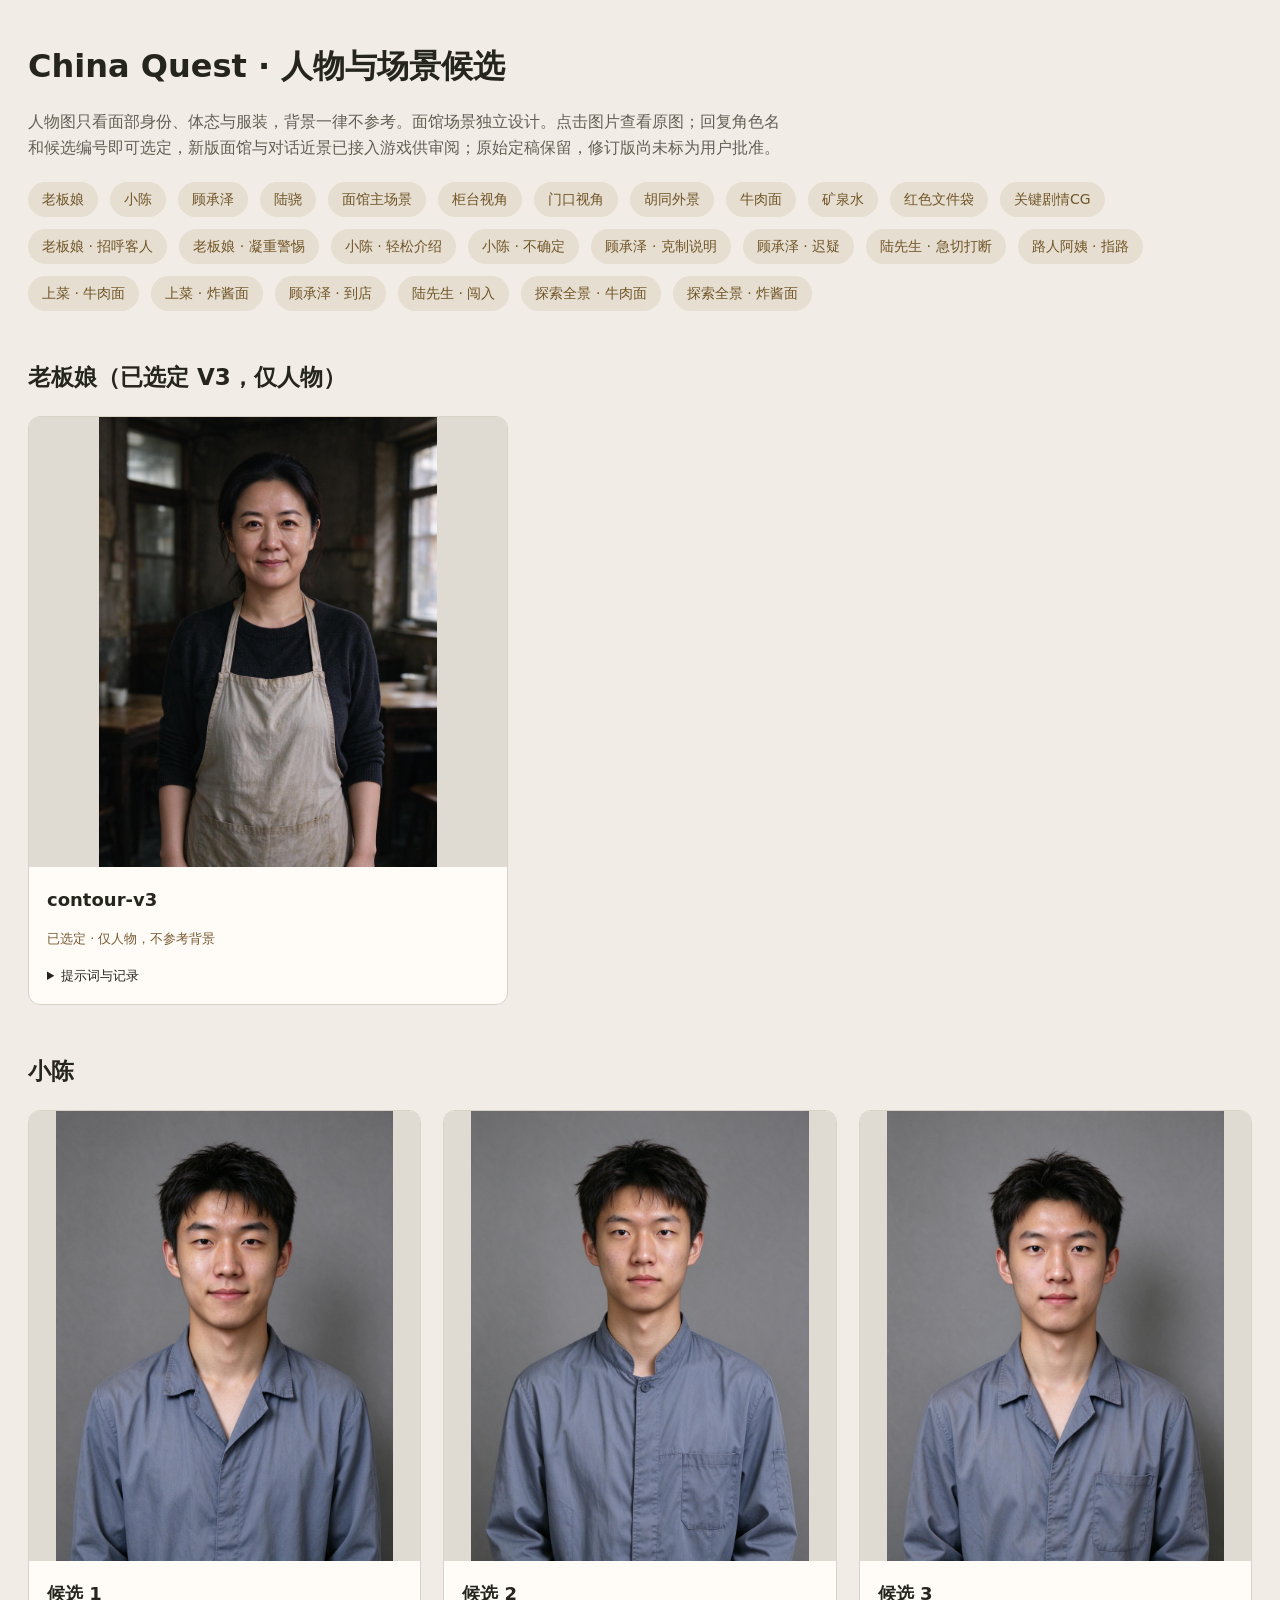
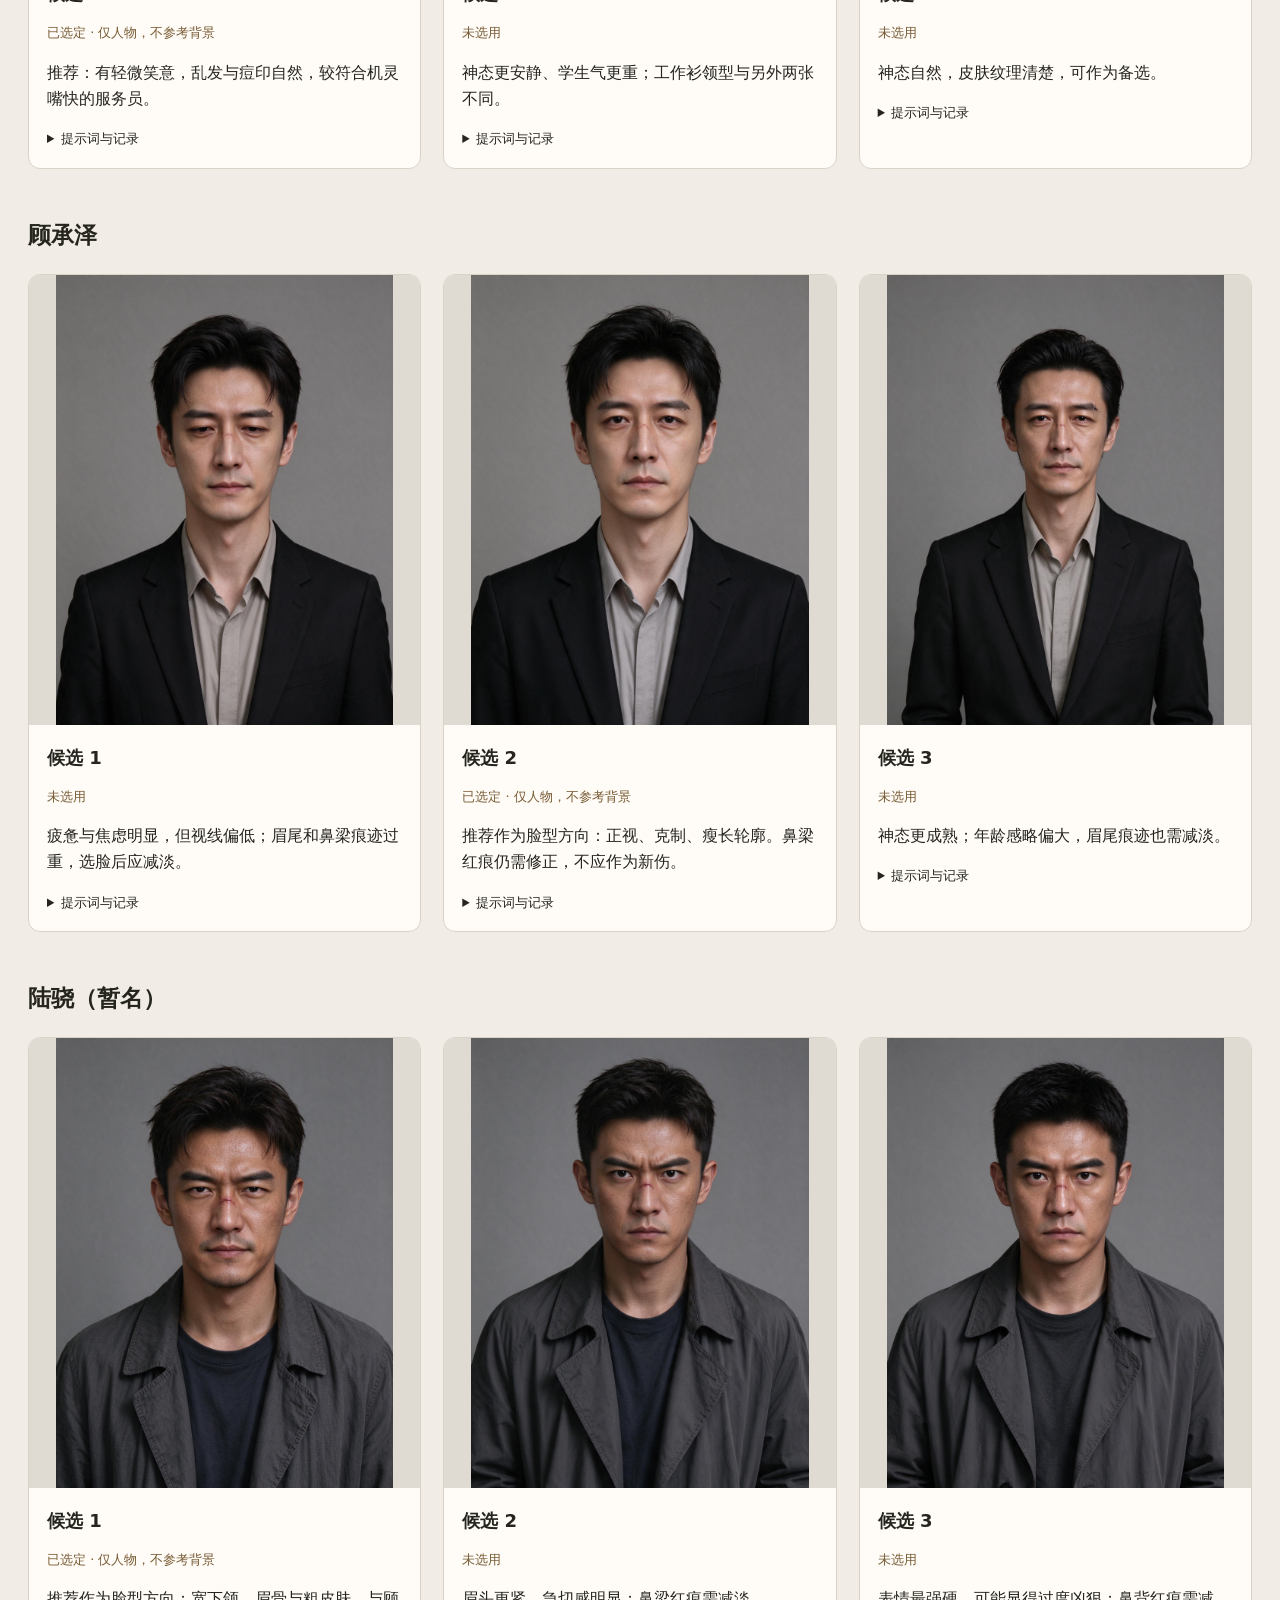
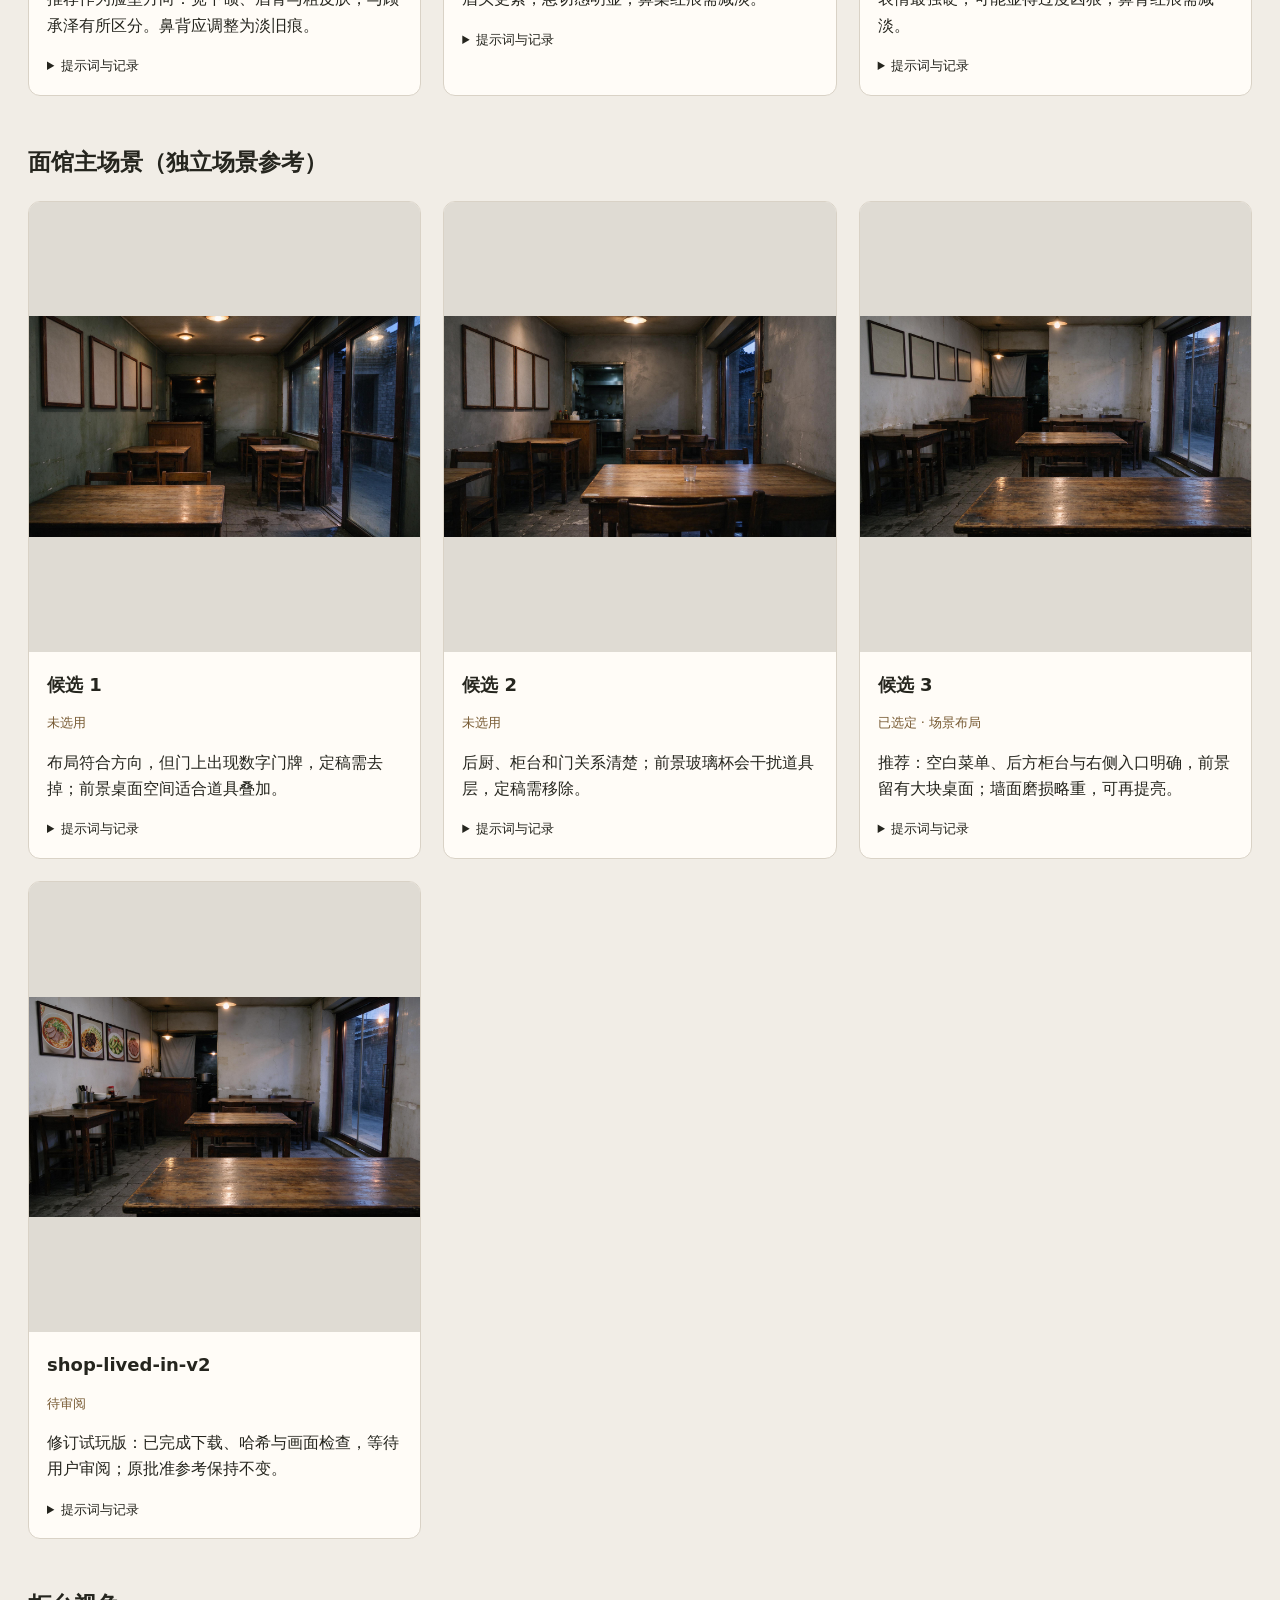
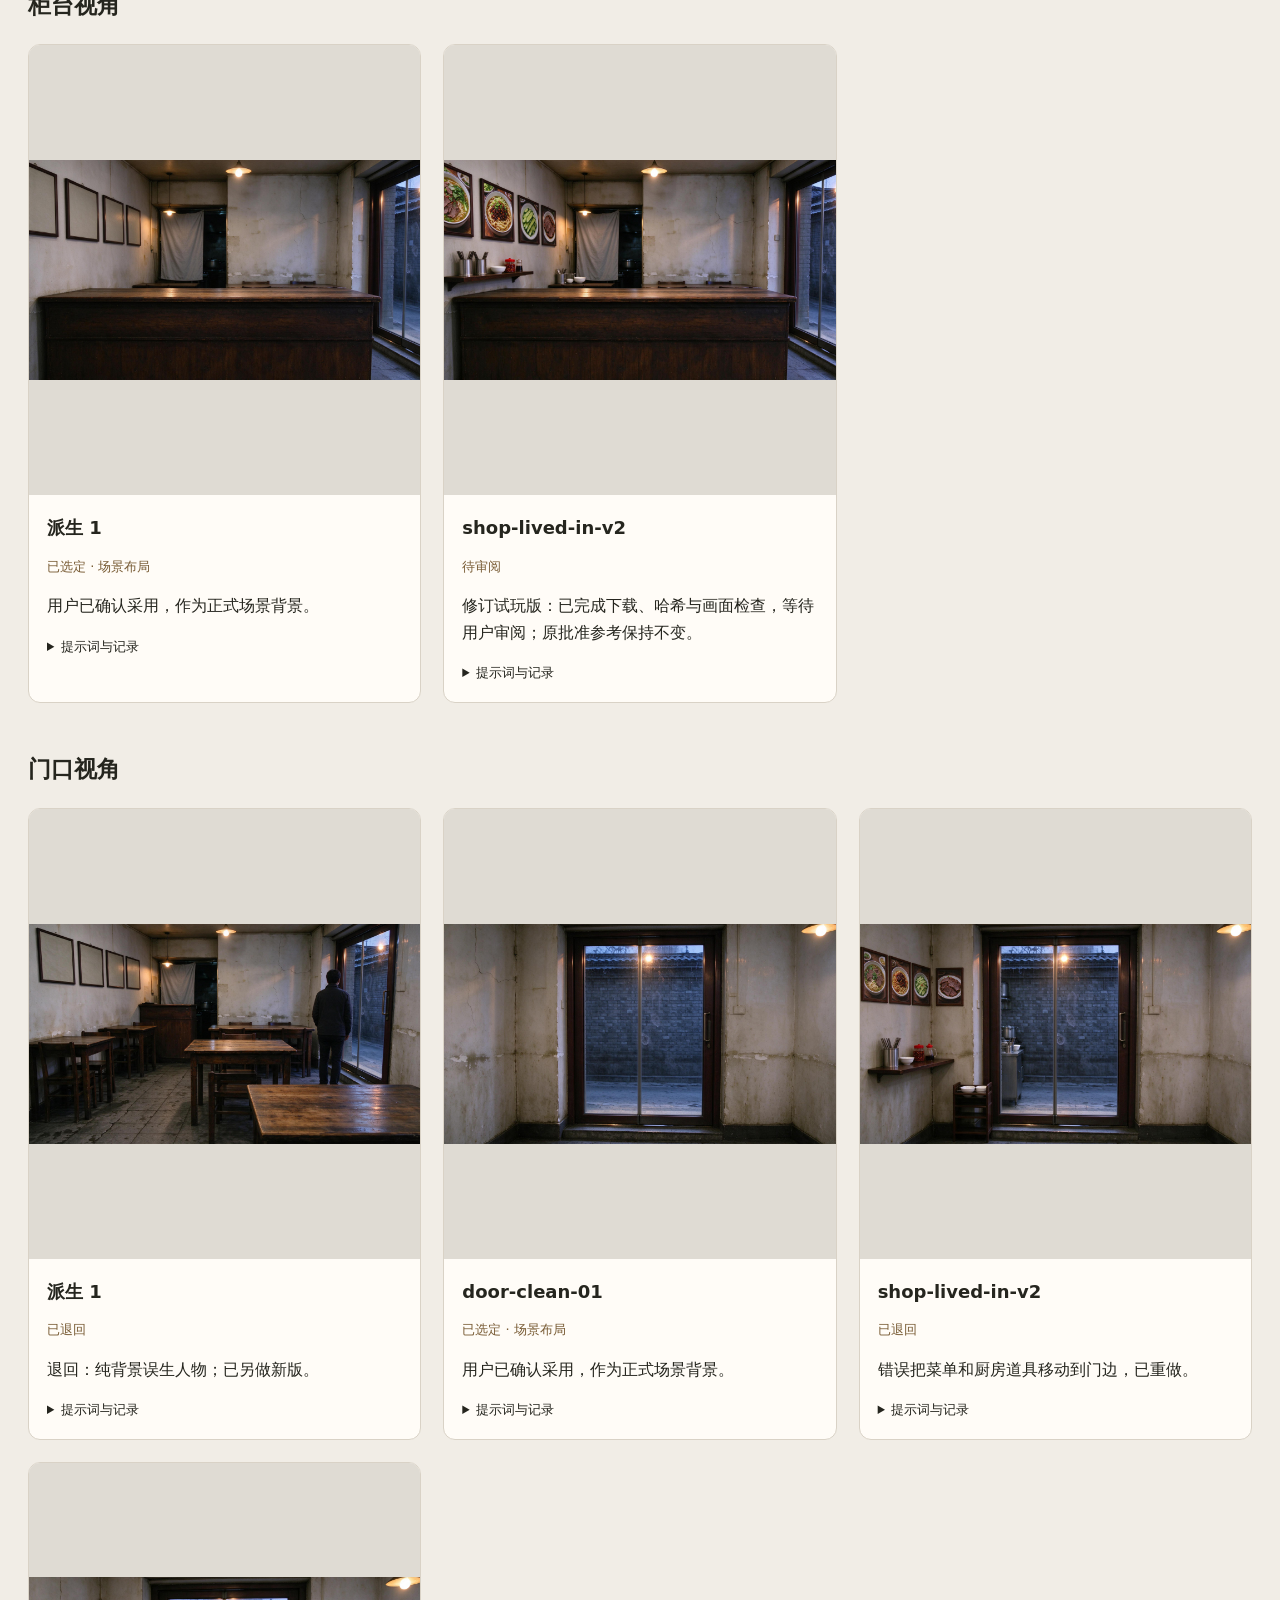
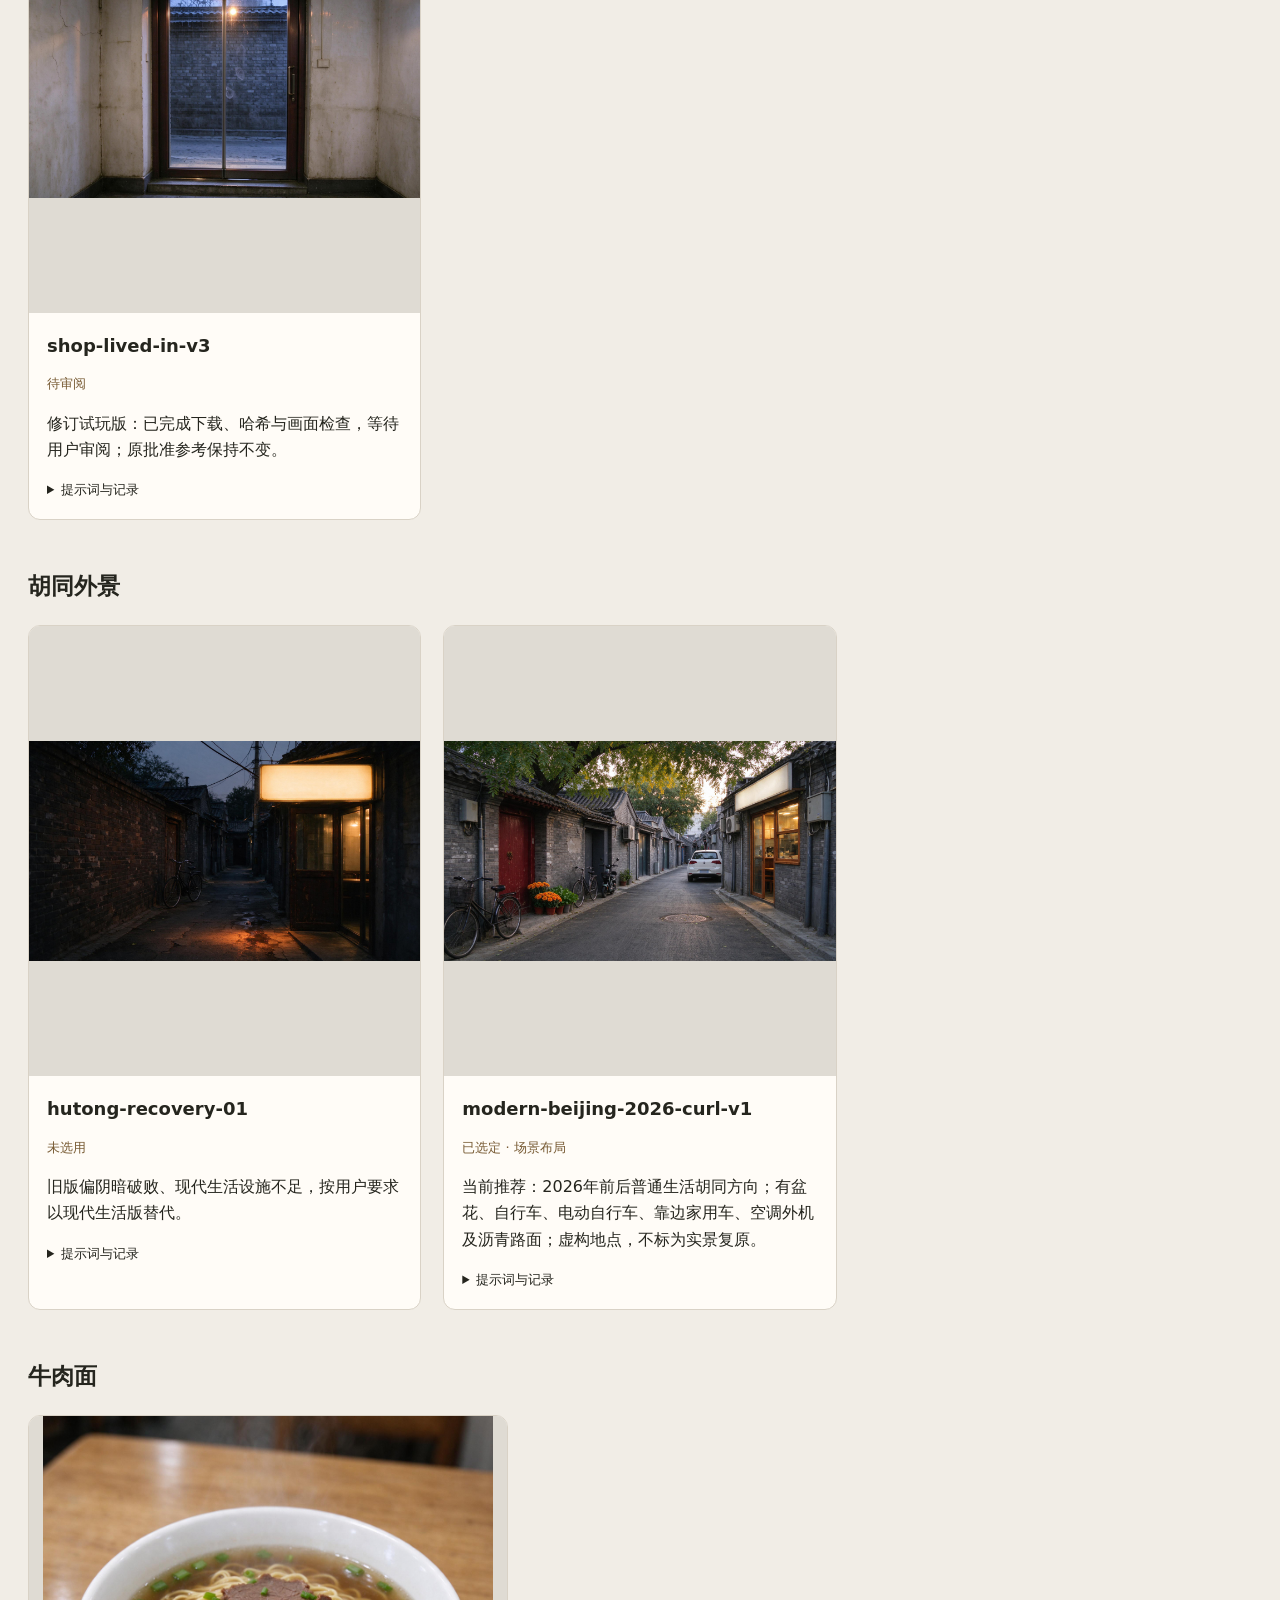
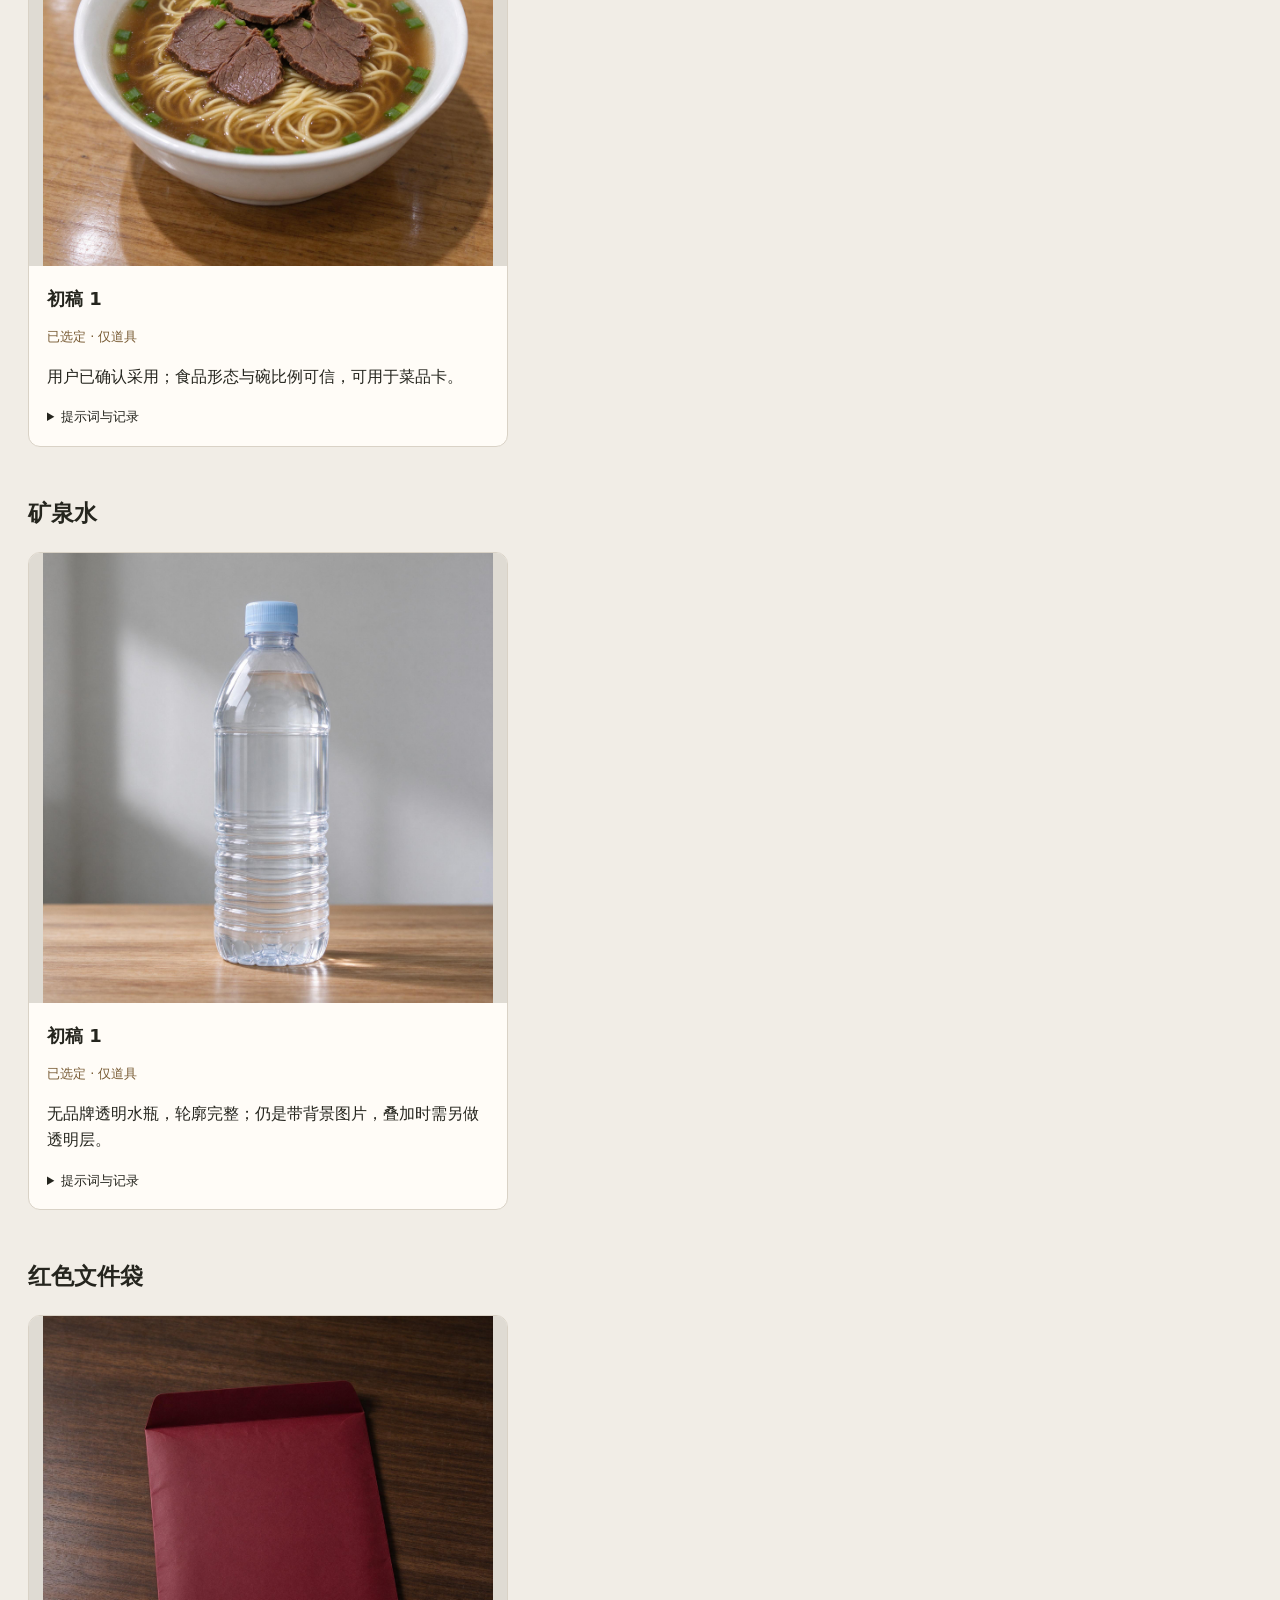
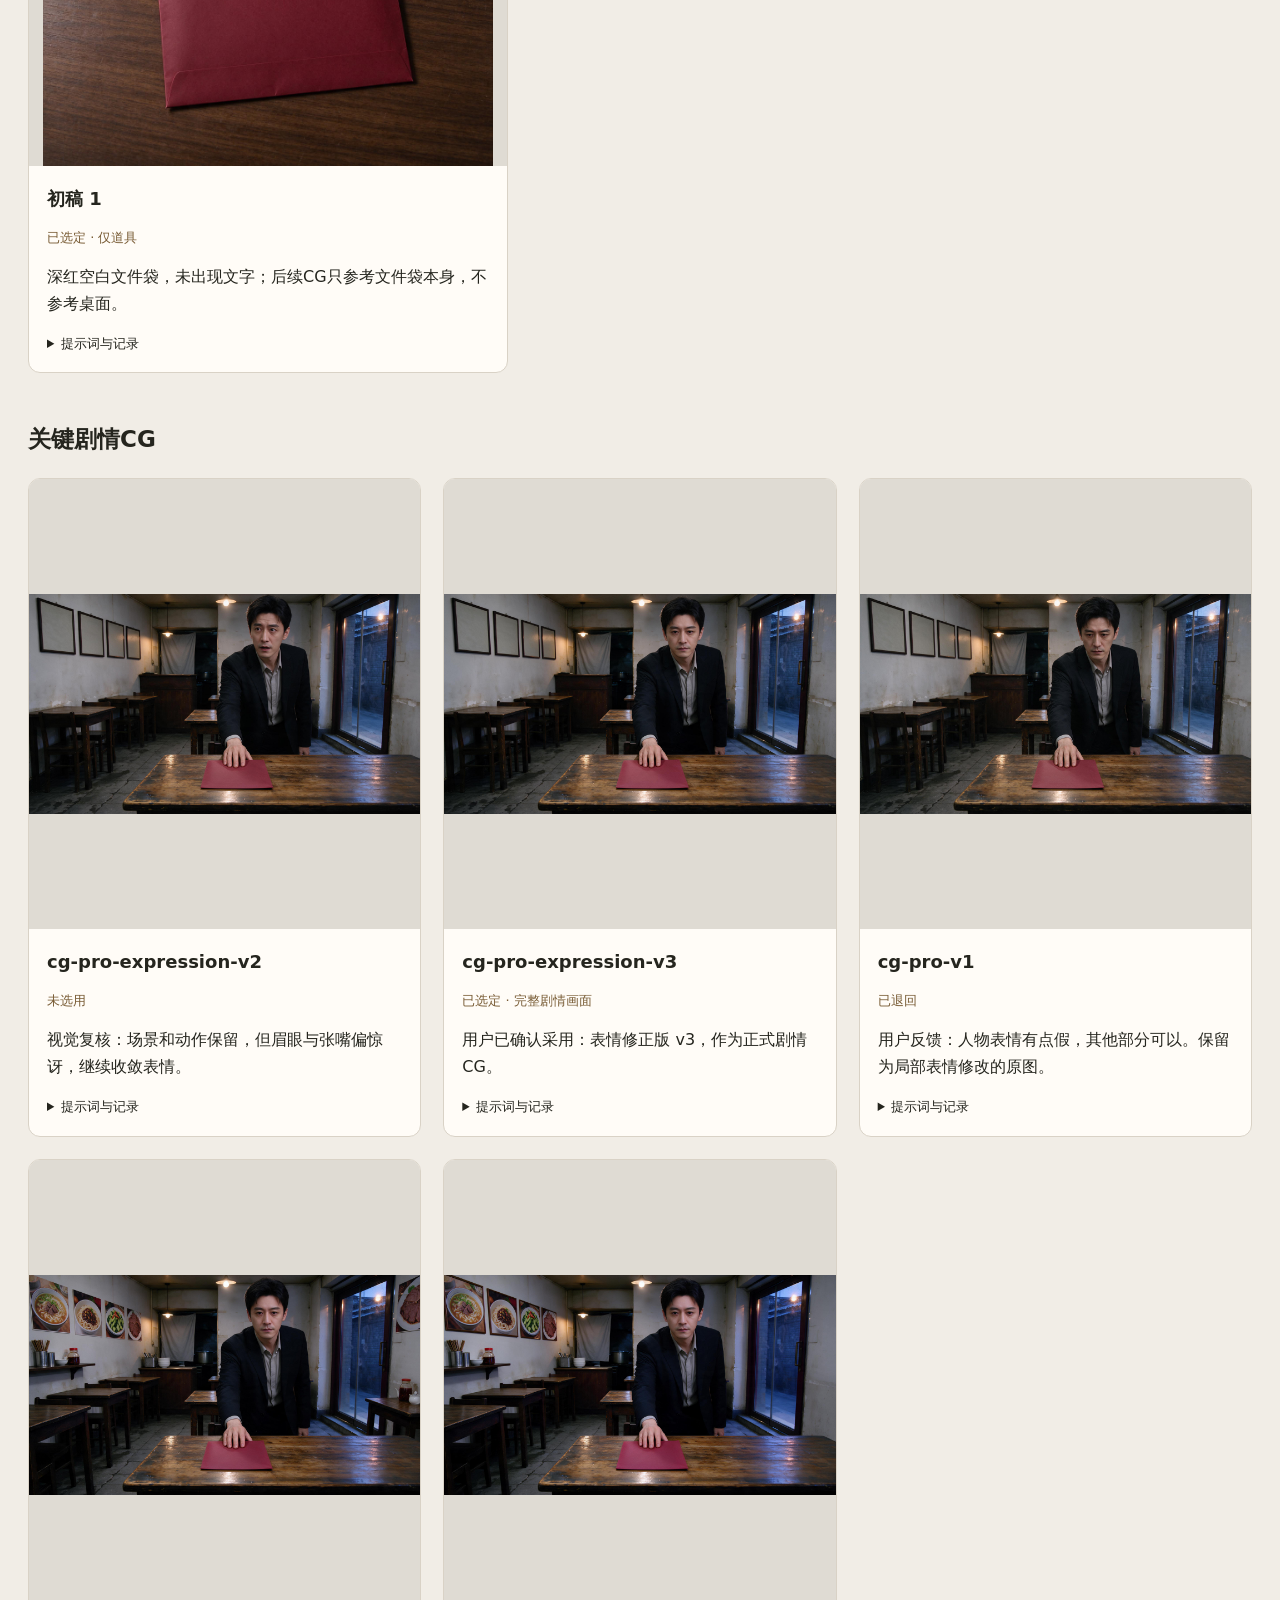
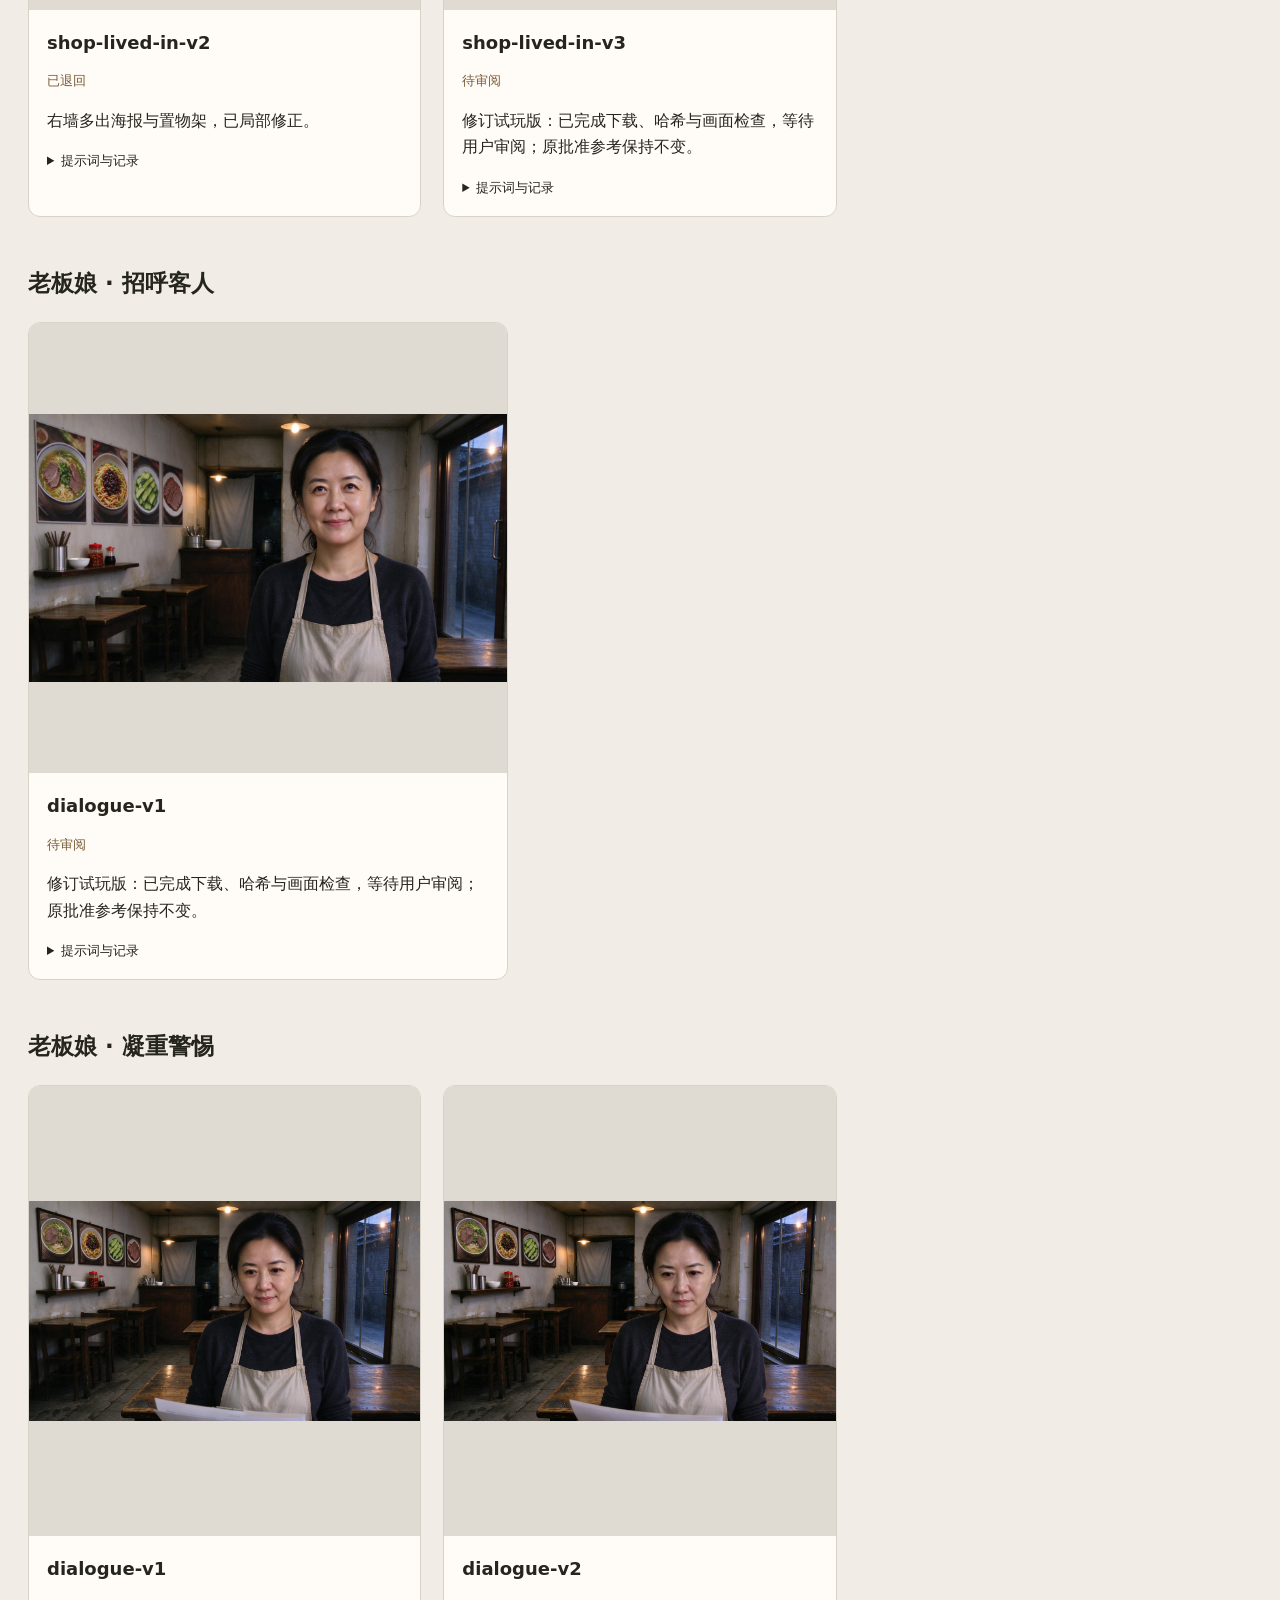
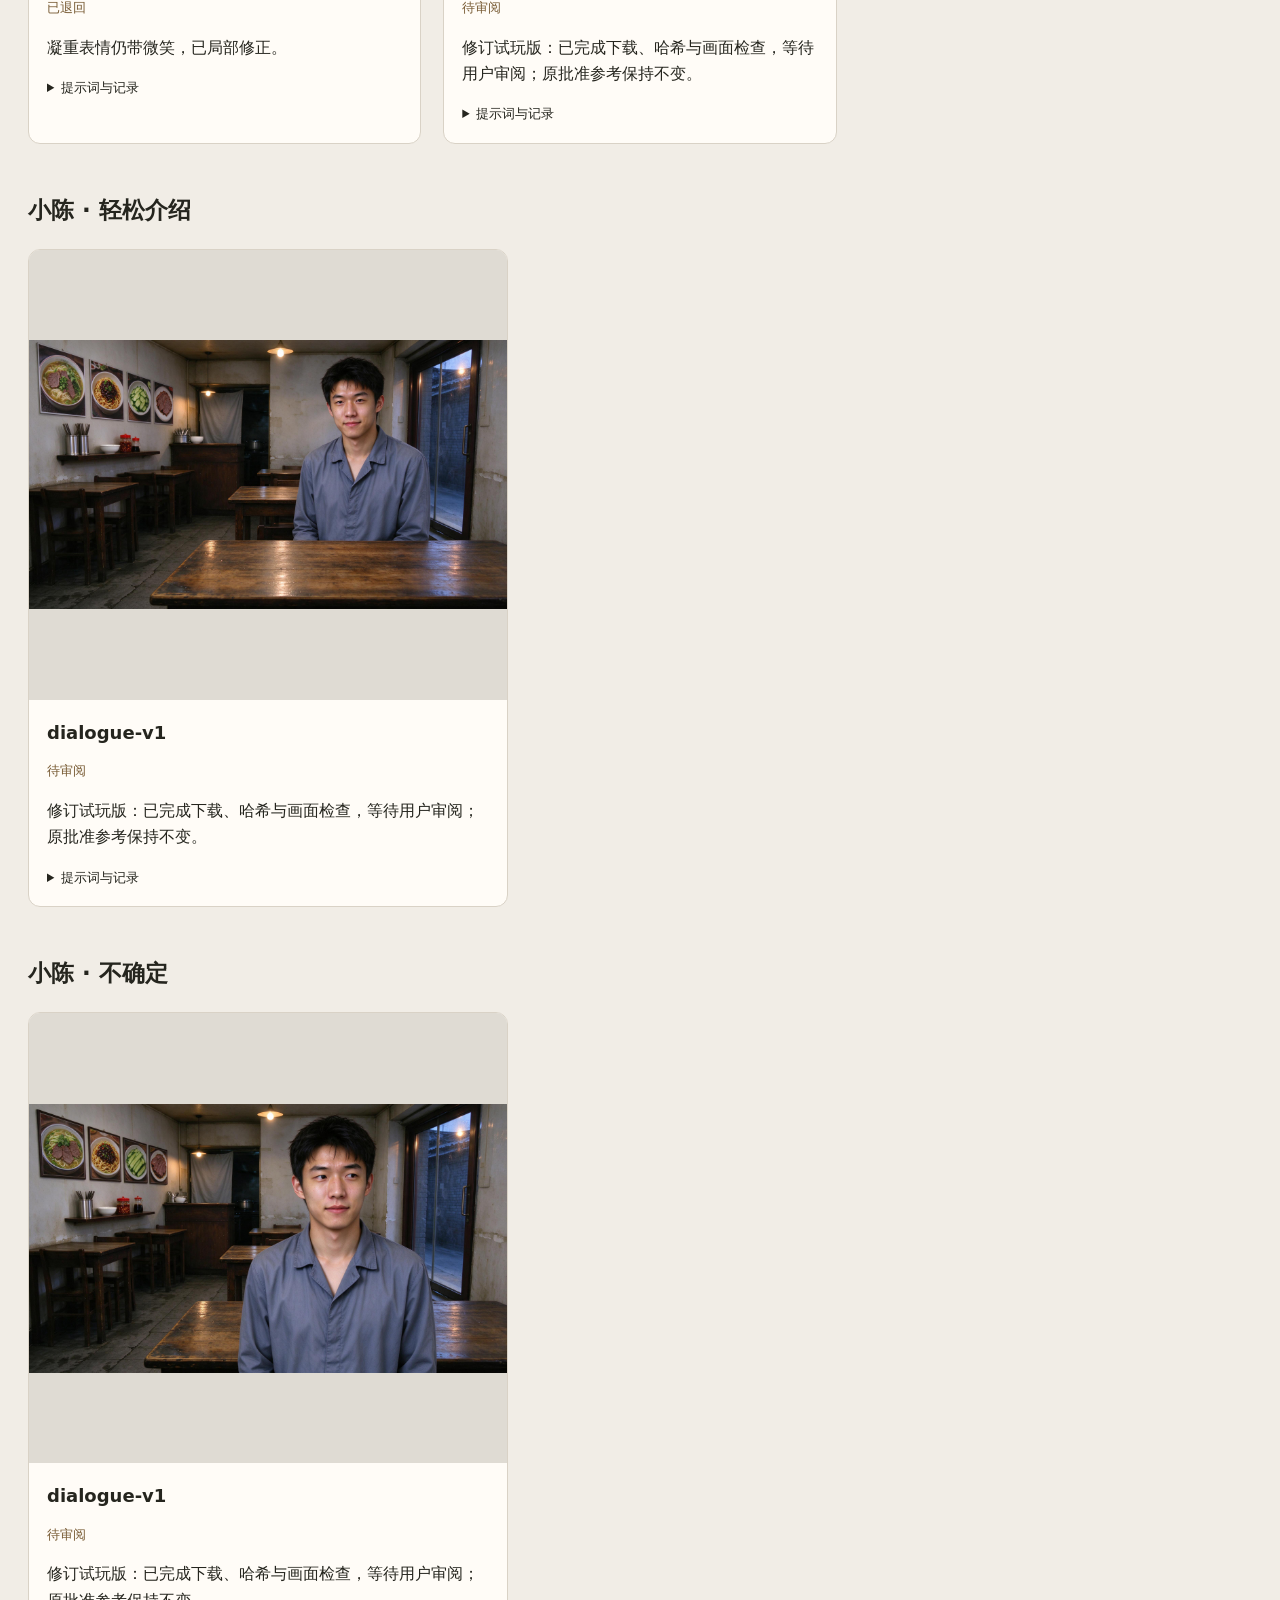
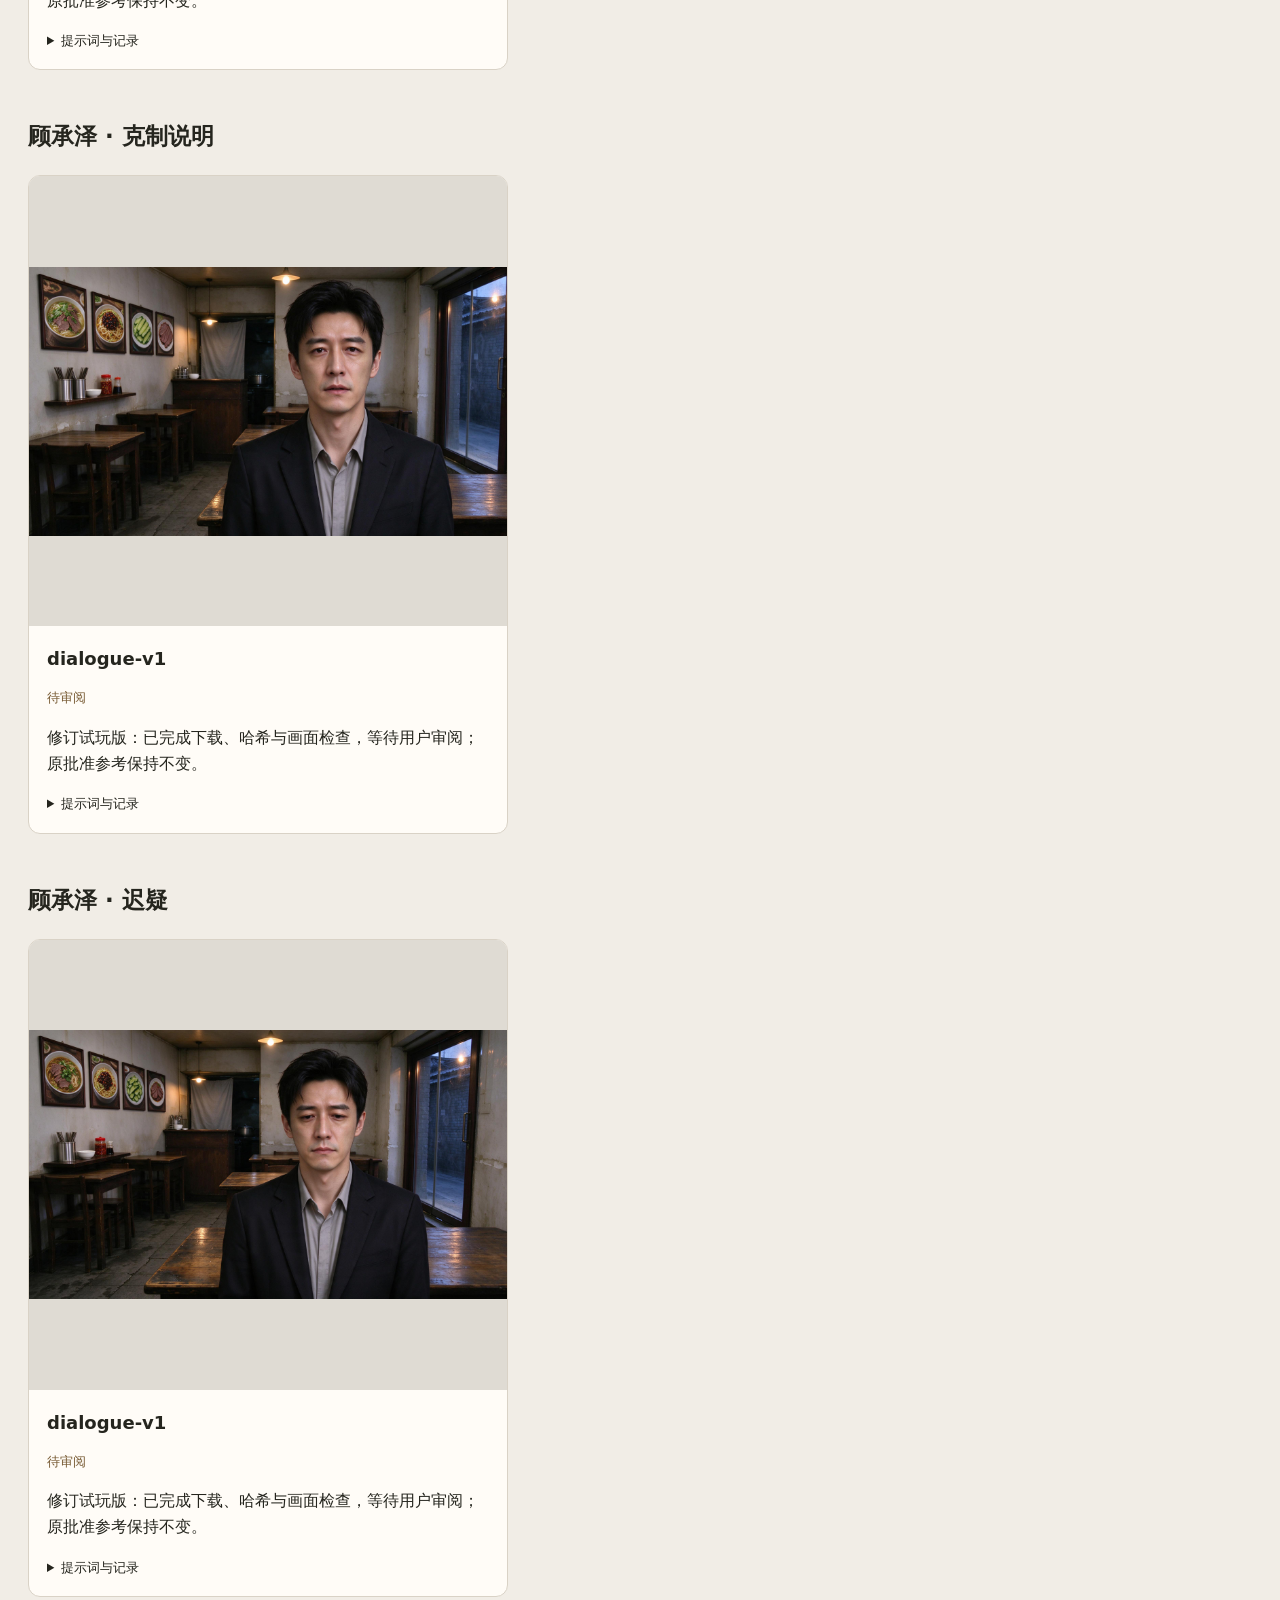
<file: assets/candidates/review.html>
<!doctype html><html lang="zh-CN"><meta charset="utf-8"><meta name="viewport" content="width=device-width,initial-scale=1"><title>China Quest · 候选图审阅</title><style>
    *{box-sizing:border-box}body{margin:0;background:#f1ede6;color:#25251e;font:16px/1.65 system-ui,-apple-system,sans-serif}main{max-width:1360px;margin:auto;padding:40px 28px}h1{font-size:32px;margin:0}header p{max-width:760px;color:#645f55}section{margin:48px 0}h2{font-size:23px}.grid{display:grid;grid-template-columns:repeat(3,minmax(0,1fr));gap:22px}article{border:1px solid #d9d2c6;background:#fffcf7;border-radius:12px;overflow:hidden}article img{display:block;width:100%;height:450px;object-fit:contain;background:#dfdbd3}article>div{padding:18px}h3{margin:0;font-size:18px}.status{font-size:13px;color:#785b34}details{font-size:13px}details p{white-space:pre-wrap}a{color:#715527}section:last-child img{height:250px}.grid:has(>article:only-child){grid-template-columns:minmax(0,480px)}nav{display:flex;gap:12px;flex-wrap:wrap;margin-top:20px}nav a{background:#e5ded1;border-radius:20px;padding:6px 14px;text-decoration:none;font-size:14px}@media(max-width:800px){article img{height:280px}article>div{padding:12px}main{padding:24px 18px}h1{font-size:26px}}@media(max-width:520px){.grid{grid-template-columns:1fr}article img{height:440px}}
    </style><main><header><h1>China Quest · 人物与场景候选</h1><p>人物图只看面部身份、体态与服装，背景一律不参考。面馆场景独立设计。点击图片查看原图；回复角色名和候选编号即可选定，新版面馆与对话近景已接入游戏供审阅；原始定稿保留，修订版尚未标为用户批准。</p><nav><a href="#CH01_OWNER">老板娘</a><a href="#CH02_XIAOCHEN">小陈</a><a href="#CH03_GU">顾承泽</a><a href="#CH04_RIVAL">陆骁</a><a href="#BG02_SHOP_MAIN">面馆主场景</a><a href="#BG03_COUNTER">柜台视角</a><a href="#BG04_DOOR">门口视角</a><a href="#BG01_HUTONG">胡同外景</a><a href="#PR01_BEEF_NOODLES">牛肉面</a><a href="#PR02_WATER">矿泉水</a><a href="#PR03_ENVELOPE">红色文件袋</a><a href="#CG01_FILE_SLAM">关键剧情CG</a><a href="#DLG_OWNER_WARM">老板娘 · 招呼客人</a><a href="#DLG_OWNER_GUARDED">老板娘 · 凝重警惕</a><a href="#DLG_CHEN_FRIENDLY">小陈 · 轻松介绍</a><a href="#DLG_CHEN_UNSURE">小陈 · 不确定</a><a href="#DLG_GU_CALM">顾承泽 · 克制说明</a><a href="#DLG_GU_HESITANT">顾承泽 · 迟疑</a><a href="#DLG_RIVAL_URGENT">陆先生 · 急切打断</a><a href="#DLG_AUNT_HELPFUL">路人阿姨 · 指路</a><a href="#BEAT_MEAL_BEEF">上菜 · 牛肉面</a><a href="#BEAT_MEAL_ZHAJIANG">上菜 · 炸酱面</a><a href="#BEAT_GU_ARRIVAL">顾承泽 · 到店</a><a href="#BEAT_RIVAL_ENTRY">陆先生 · 闯入</a><a href="#BEAT_EXPLORE_BEEF">探索全景 · 牛肉面</a><a href="#BEAT_EXPLORE_ZHAJIANG">探索全景 · 炸酱面</a></nav></header><section id="CH01_OWNER"><h2>老板娘（已选定 V3，仅人物）</h2><div class="grid"><article><a href="CH01_OWNER/contour-v3.jpg" target="_blank" rel="noopener"><img loading="lazy" src="CH01_OWNER/contour-v3.jpg" alt="老板娘（已选定 V3，仅人物） contour-v3"></a><div><h3>contour-v3</h3><p class="status">已选定 · 仅人物，不参考背景</p><p></p><details><summary>提示词与记录</summary><p>真实摄影人物选角照，43岁北京胡同面馆女老板，半身正面，3:4。脸部骨相是画面重点：明显方圆脸，横向偏宽，下半脸有宽度，双侧下颌角清楚，下颌宽度接近颧骨宽度，不往下巴收尖；短而宽平的下巴，略外展的颧弓，脸颊有适度自然软组织。中等偏宽鼻翼、鼻头略厚，眉毛较浓且左右略不齐，左侧法令纹较明显、眼尾细纹和皮肤毛孔。神态爽利、稳当、精明，轻微闭嘴笑。正常女性面容，不男性化、不夸张粗犷、不肥胖、不衰老化。不要窄脸、鹅蛋脸、尖下巴、瓜子脸、整容脸或广告模特脸。黑发朴素束起，深色针织衫、洗旧围裙，双手放低不挡脸。自然窗光，背景为虚化朴素面馆，无文字，不磨皮。</p><a href="CH01_OWNER/contour-v3.json">JSON 记录</a></details></div></article></div></section><section id="CH02_XIAOCHEN"><h2>小陈</h2><div class="grid"><article><a href="CH02_XIAOCHEN/casting-round-01-1.jpg" target="_blank" rel="noopener"><img loading="lazy" src="CH02_XIAOCHEN/casting-round-01-1.jpg" alt="小陈 候选 1"></a><div><h3>候选 1</h3><p class="status">已选定 · 仅人物，不参考背景</p><p>推荐：有轻微笑意，乱发与痘印自然，较符合机灵嘴快的服务员。</p><details><summary>提示词与记录</summary><p>真实摄影选角照，3:4正面半身，24岁北京面馆男服务员小陈。年轻、机灵嘴快，略方偏长脸，左右单眼皮和内双不完全对称，鼻尖微圆，短乱发，颧部轻微痘印和真实毛孔。朴素灰蓝工作衫，绝非西装或偶像造型，神态自然有机灵劲。自然柔光，单一中灰无干扰背景，双手放低，完整露出头顶和肩膀。不要磨皮、尖下巴、模特脸、文字。人物参考图背景不用于游戏。</p><a href="CH02_XIAOCHEN/casting-round-01-1.json">JSON 记录</a></details></div></article><article><a href="CH02_XIAOCHEN/casting-round-01-2.jpg" target="_blank" rel="noopener"><img loading="lazy" src="CH02_XIAOCHEN/casting-round-01-2.jpg" alt="小陈 候选 2"></a><div><h3>候选 2</h3><p class="status">未选用</p><p>神态更安静、学生气更重；工作衫领型与另外两张不同。</p><details><summary>提示词与记录</summary><p>真实摄影选角照，3:4正面半身，24岁北京面馆男服务员小陈。年轻、机灵嘴快，略方偏长脸，左右单眼皮和内双不完全对称，鼻尖微圆，短乱发，颧部轻微痘印和真实毛孔。朴素灰蓝工作衫，绝非西装或偶像造型，神态自然有机灵劲。自然柔光，单一中灰无干扰背景，双手放低，完整露出头顶和肩膀。不要磨皮、尖下巴、模特脸、文字。人物参考图背景不用于游戏。</p><a href="CH02_XIAOCHEN/casting-round-01-2.json">JSON 记录</a></details></div></article><article><a href="CH02_XIAOCHEN/casting-round-01-3.jpg" target="_blank" rel="noopener"><img loading="lazy" src="CH02_XIAOCHEN/casting-round-01-3.jpg" alt="小陈 候选 3"></a><div><h3>候选 3</h3><p class="status">未选用</p><p>神态自然，皮肤纹理清楚，可作为备选。</p><details><summary>提示词与记录</summary><p>真实摄影选角照，3:4正面半身，24岁北京面馆男服务员小陈。年轻、机灵嘴快，略方偏长脸，左右单眼皮和内双不完全对称，鼻尖微圆，短乱发，颧部轻微痘印和真实毛孔。朴素灰蓝工作衫，绝非西装或偶像造型，神态自然有机灵劲。自然柔光，单一中灰无干扰背景，双手放低，完整露出头顶和肩膀。不要磨皮、尖下巴、模特脸、文字。人物参考图背景不用于游戏。</p><a href="CH02_XIAOCHEN/casting-round-01-3.json">JSON 记录</a></details></div></article></div></section><section id="CH03_GU"><h2>顾承泽</h2><div class="grid"><article><a href="CH03_GU/casting-round-01-1.jpg" target="_blank" rel="noopener"><img loading="lazy" src="CH03_GU/casting-round-01-1.jpg" alt="顾承泽 候选 1"></a><div><h3>候选 1</h3><p class="status">未选用</p><p>疲惫与焦虑明显，但视线偏低；眉尾和鼻梁痕迹过重，选脸后应减淡。</p><details><summary>提示词与记录</summary><p>真实摄影选角照，3:4正面半身，31岁男性顾承泽，富家人，有控制感、克制中带焦虑。偏瘦长脸，左眉尾一小段断眉，鼻梁右侧轻微不规则，疲惫眼周与真实皮肤，薄唇，黑色西装配素色衬衣，不打夸张领带。偏收窄的下颌，不能宽方脸，不能网红偶像模板。自然中性柔光，单一中灰无干扰背景，手放低。无文字，不磨皮。</p><a href="CH03_GU/casting-round-01-1.json">JSON 记录</a></details></div></article><article><a href="CH03_GU/casting-round-01-2.jpg" target="_blank" rel="noopener"><img loading="lazy" src="CH03_GU/casting-round-01-2.jpg" alt="顾承泽 候选 2"></a><div><h3>候选 2</h3><p class="status">已选定 · 仅人物，不参考背景</p><p>推荐作为脸型方向：正视、克制、瘦长轮廓。鼻梁红痕仍需修正，不应作为新伤。</p><details><summary>提示词与记录</summary><p>真实摄影选角照，3:4正面半身，31岁男性顾承泽，富家人，有控制感、克制中带焦虑。偏瘦长脸，左眉尾一小段断眉，鼻梁右侧轻微不规则，疲惫眼周与真实皮肤，薄唇，黑色西装配素色衬衣，不打夸张领带。偏收窄的下颌，不能宽方脸，不能网红偶像模板。自然中性柔光，单一中灰无干扰背景，手放低。无文字，不磨皮。</p><a href="CH03_GU/casting-round-01-2.json">JSON 记录</a></details></div></article><article><a href="CH03_GU/casting-round-01-3.jpg" target="_blank" rel="noopener"><img loading="lazy" src="CH03_GU/casting-round-01-3.jpg" alt="顾承泽 候选 3"></a><div><h3>候选 3</h3><p class="status">未选用</p><p>神态更成熟；年龄感略偏大，眉尾痕迹也需减淡。</p><details><summary>提示词与记录</summary><p>真实摄影选角照，3:4正面半身，31岁男性顾承泽，富家人，有控制感、克制中带焦虑。偏瘦长脸，左眉尾一小段断眉，鼻梁右侧轻微不规则，疲惫眼周与真实皮肤，薄唇，黑色西装配素色衬衣，不打夸张领带。偏收窄的下颌，不能宽方脸，不能网红偶像模板。自然中性柔光，单一中灰无干扰背景，手放低。无文字，不磨皮。</p><a href="CH03_GU/casting-round-01-3.json">JSON 记录</a></details></div></article></div></section><section id="CH04_RIVAL"><h2>陆骁（暂名）</h2><div class="grid"><article><a href="CH04_RIVAL/casting-round-01-1.jpg" target="_blank" rel="noopener"><img loading="lazy" src="CH04_RIVAL/casting-round-01-1.jpg" alt="陆骁（暂名） 候选 1"></a><div><h3>候选 1</h3><p class="status">已选定 · 仅人物，不参考背景</p><p>推荐作为脸型方向：宽下颌、眉骨与粗皮肤，与顾承泽有所区分。鼻背应调整为淡旧痕。</p><details><summary>提示词与记录</summary><p>真实摄影选角照，3:4正面半身，33岁男性陆骁（暂名），急切、直接、警惕。宽下颌方脸、眉骨明显，微不对称耳朵，鼻背轻微愈合旧伤，肤质偏粗有毛孔，短发。深灰风衣，朴素深色内搭。脸部偏宽，明确区别于偏瘦长脸黑西装顾承泽，不是同一个演员，不是偶像模特脸。自然中性柔光，单一中灰无干扰背景，双手放低。无文字，不磨皮。</p><a href="CH04_RIVAL/casting-round-01-1.json">JSON 记录</a></details></div></article><article><a href="CH04_RIVAL/casting-round-01-2.jpg" target="_blank" rel="noopener"><img loading="lazy" src="CH04_RIVAL/casting-round-01-2.jpg" alt="陆骁（暂名） 候选 2"></a><div><h3>候选 2</h3><p class="status">未选用</p><p>眉头更紧，急切感明显；鼻梁红痕需减淡。</p><details><summary>提示词与记录</summary><p>真实摄影选角照，3:4正面半身，33岁男性陆骁（暂名），急切、直接、警惕。宽下颌方脸、眉骨明显，微不对称耳朵，鼻背轻微愈合旧伤，肤质偏粗有毛孔，短发。深灰风衣，朴素深色内搭。脸部偏宽，明确区别于偏瘦长脸黑西装顾承泽，不是同一个演员，不是偶像模特脸。自然中性柔光，单一中灰无干扰背景，双手放低。无文字，不磨皮。</p><a href="CH04_RIVAL/casting-round-01-2.json">JSON 记录</a></details></div></article><article><a href="CH04_RIVAL/casting-round-01-3.jpg" target="_blank" rel="noopener"><img loading="lazy" src="CH04_RIVAL/casting-round-01-3.jpg" alt="陆骁（暂名） 候选 3"></a><div><h3>候选 3</h3><p class="status">未选用</p><p>表情最强硬，可能显得过度凶狠；鼻背红痕需减淡。</p><details><summary>提示词与记录</summary><p>真实摄影选角照，3:4正面半身，33岁男性陆骁（暂名），急切、直接、警惕。宽下颌方脸、眉骨明显，微不对称耳朵，鼻背轻微愈合旧伤，肤质偏粗有毛孔，短发。深灰风衣，朴素深色内搭。脸部偏宽，明确区别于偏瘦长脸黑西装顾承泽，不是同一个演员，不是偶像模特脸。自然中性柔光，单一中灰无干扰背景，双手放低。无文字，不磨皮。</p><a href="CH04_RIVAL/casting-round-01-3.json">JSON 记录</a></details></div></article></div></section><section id="BG02_SHOP_MAIN"><h2>面馆主场景（独立场景参考）</h2><div class="grid"><article><a href="BG02_SHOP_MAIN/casting-round-01-1.jpg" target="_blank" rel="noopener"><img loading="lazy" src="BG02_SHOP_MAIN/casting-round-01-1.jpg" alt="面馆主场景（独立场景参考） 候选 1"></a><div><h3>候选 1</h3><p class="status">未选用</p><p>布局符合方向，但门上出现数字门牌，定稿需去掉；前景桌面空间适合道具叠加。</p><details><summary>提示词与记录</summary><p>16:9真实摄影，北京胡同口普通小面馆，傍晚，玩家坐在前景木桌旁的平视室内主视角，35mm镜头。空间小而可信：左墙四块空白菜单板；后墙靠左一个小木柜台，后方通厨房；右侧靠前是木框玻璃入口门，门外隐约胡同灰砖；中间留出通道，四张旧木桌配木椅，地面灰色旧水泥砖。暖色顶灯混合门口冷色傍晚光，磨损墙面、真实尺度、干净但有使用痕迹。店内无人，无人物照片，不用任何人物参考照片里的背景。菜单板和门牌均留白，无可读文字、无字母、无品牌，不要豪华餐厅或复古影棚，前景桌面给后续食物与文件袋留位置。</p><a href="BG02_SHOP_MAIN/casting-round-01-1.json">JSON 记录</a></details></div></article><article><a href="BG02_SHOP_MAIN/casting-round-01-2.jpg" target="_blank" rel="noopener"><img loading="lazy" src="BG02_SHOP_MAIN/casting-round-01-2.jpg" alt="面馆主场景（独立场景参考） 候选 2"></a><div><h3>候选 2</h3><p class="status">未选用</p><p>后厨、柜台和门关系清楚；前景玻璃杯会干扰道具层，定稿需移除。</p><details><summary>提示词与记录</summary><p>16:9真实摄影，北京胡同口普通小面馆，傍晚，玩家坐在前景木桌旁的平视室内主视角，35mm镜头。空间小而可信：左墙四块空白菜单板；后墙靠左一个小木柜台，后方通厨房；右侧靠前是木框玻璃入口门，门外隐约胡同灰砖；中间留出通道，四张旧木桌配木椅，地面灰色旧水泥砖。暖色顶灯混合门口冷色傍晚光，磨损墙面、真实尺度、干净但有使用痕迹。店内无人，无人物照片，不用任何人物参考照片里的背景。菜单板和门牌均留白，无可读文字、无字母、无品牌，不要豪华餐厅或复古影棚，前景桌面给后续食物与文件袋留位置。</p><a href="BG02_SHOP_MAIN/casting-round-01-2.json">JSON 记录</a></details></div></article><article><a href="BG02_SHOP_MAIN/casting-round-01-3.jpg" target="_blank" rel="noopener"><img loading="lazy" src="BG02_SHOP_MAIN/casting-round-01-3.jpg" alt="面馆主场景（独立场景参考） 候选 3"></a><div><h3>候选 3</h3><p class="status">已选定 · 场景布局</p><p>推荐：空白菜单、后方柜台与右侧入口明确，前景留有大块桌面；墙面磨损略重，可再提亮。</p><details><summary>提示词与记录</summary><p>16:9真实摄影，北京胡同口普通小面馆，傍晚，玩家坐在前景木桌旁的平视室内主视角，35mm镜头。空间小而可信：左墙四块空白菜单板；后墙靠左一个小木柜台，后方通厨房；右侧靠前是木框玻璃入口门，门外隐约胡同灰砖；中间留出通道，四张旧木桌配木椅，地面灰色旧水泥砖。暖色顶灯混合门口冷色傍晚光，磨损墙面、真实尺度、干净但有使用痕迹。店内无人，无人物照片，不用任何人物参考照片里的背景。菜单板和门牌均留白，无可读文字、无字母、无品牌，不要豪华餐厅或复古影棚，前景桌面给后续食物与文件袋留位置。</p><a href="BG02_SHOP_MAIN/casting-round-01-3.json">JSON 记录</a></details></div></article><article><a href="BG02_SHOP_MAIN/shop-lived-in-v2.jpg" target="_blank" rel="noopener"><img loading="lazy" src="BG02_SHOP_MAIN/shop-lived-in-v2.jpg" alt="面馆主场景（独立场景参考） shop-lived-in-v2"></a><div><h3>shop-lived-in-v2</h3><p class="status">待审阅</p><p>修订试玩版：已完成下载、哈希与画面检查，等待用户审阅；原批准参考保持不变。</p><details><summary>提示词与记录</summary><p>编辑这张真实北京胡同面馆室内照片，保留同一房间的摄像机位置、四张旧木桌和椅子、右边木框玻璃门、后方左侧小柜台和厨房入口、墙面结构与灯光。把空旷、无法识别用途的墙面改成一眼看得出是日常营业面馆的空间：
1. 左墙现有的四个深木框不改变位置和大小，内部不再留白，分别放入没有任何文字的写实菜品海报照片：第一幅一碗牛肉汤面，第二幅一碗深色炸酱拌面，第三幅白瓷盘里的黄瓜凉菜，第四幅一碟卤牛肉。每幅是朴素近景食品摄影，暖白底，无文字无价格。
2. 左墙菜品海报下方、后排桌旁加一条很窄的深色木搁板，上面整齐放两只不锈钢筷子筒、一叠白瓷小碗、一只红盖辣椒油罐、一只小醋壶。真实餐具尺度。
3. 后方小柜台的左端放一个小号不锈钢餐具架和一叠白瓷碗；厨房入口内只隐约可见一口不锈钢汤锅和暖色工作灯。避免堆满道具。
墙面保留正常旧店使用痕迹，但减轻大片脱皮和灰暗脏污，使其看起来干净、正在营业。保持自然写实摄影，现有地砖、桌椅、柜台、门和镜头透视不变，不改成新房间或网红餐厅。前景玩家桌面完全留空，作为后续放面碗、红文件袋与人物动作的空间。店内无人，无字母、无汉字、无数字、无品牌、水印、二维码。16:9。
</p><a href="BG02_SHOP_MAIN/shop-lived-in-v2.json">JSON 记录</a></details></div></article></div></section><section id="BG03_COUNTER"><h2>柜台视角</h2><div class="grid"><article><a href="BG03_COUNTER/derived-round-01-1.jpg" target="_blank" rel="noopener"><img loading="lazy" src="BG03_COUNTER/derived-round-01-1.jpg" alt="柜台视角 派生 1"></a><div><h3>派生 1</h3><p class="status">已选定 · 场景布局</p><p>用户已确认采用，作为正式场景背景。</p><details><summary>提示词与记录</summary><p>16:9真实摄影，严格依据参考图中已批准面馆的空间，不引入人物照片背景。镜头推进到后方靠左的小木柜台，近景能看到左侧空白菜单板及后方厨房入口；相同木材、墙面、地砖与暖灯混合傍晚光，保留布局相对位置，真实35mm平视摄影。空白菜单板无任何文字，无新门窗、无人物、无商标、无数字，柜台台面留空，不改变装修，不变成另一家店。
参考图1（BG02_SHOP_MAIN）仅约束场景布局、建筑材质与室内陈设。</p><a href="BG03_COUNTER/derived-round-01-1.json">JSON 记录</a></details></div></article><article><a href="BG03_COUNTER/shop-lived-in-v2.jpg" target="_blank" rel="noopener"><img loading="lazy" src="BG03_COUNTER/shop-lived-in-v2.jpg" alt="柜台视角 shop-lived-in-v2"></a><div><h3>shop-lived-in-v2</h3><p class="status">待审阅</p><p>修订试玩版：已完成下载、哈希与画面检查，等待用户审阅；原批准参考保持不变。</p><details><summary>提示词与记录</summary><p>编辑参考图，保留原有构图和摄影质感。保持原柜台近景的透视和构图，柜台位置、大小、厨房入口和相机完全不变。柜台正面和前半台面保留空白；后方左端放小号碗架与少量白瓷碗。店内无人。所有镜头统一的新陈设：左墙原有四个深木框内依次为牛肉汤面、炸酱拌面、黄瓜凉菜、卤牛肉的写实食物海报，没有任何文字；海报下左墙窄深木搁板上有两只不锈钢筷子筒、白瓷小碗、红盖辣椒油罐和小醋壶。后方小柜台左端有不锈钢餐具架与白碗，厨房内隐约有不锈钢汤锅。保持这些陈设在原空间的合理位置，不可在右门一侧再添加海报或架子。相机外的陈设无需硬塞入画面。无汉字无字母无数字无品牌无二维码，别生成空白菜单板。保持同一房间，不重新装修、不改变地砖。真实摄影，无其他人物。
</p><a href="BG03_COUNTER/shop-lived-in-v2.json">JSON 记录</a></details></div></article></div></section><section id="BG04_DOOR"><h2>门口视角</h2><div class="grid"><article><a href="BG04_DOOR/derived-round-01-1.jpg" target="_blank" rel="noopener"><img loading="lazy" src="BG04_DOOR/derived-round-01-1.jpg" alt="门口视角 派生 1"></a><div><h3>派生 1</h3><p class="status">已退回</p><p>退回：纯背景误生人物；已另做新版。</p><details><summary>提示词与记录</summary><p>16:9真实摄影，严格依据参考图中已批准面馆的右侧木框玻璃门，坐在面馆内向右侧入口看，保持门的木框样式、玻璃分格、门外灰砖胡同、同一块地砖与墙体。傍晚冷色户外光与暖灯混合。门口留出一个完整站立人物的位置。无人物、无文字、无数字门牌、无商标，不改变门的位置与结构，不借用任何人物肖像的背景。
参考图1（BG02_SHOP_MAIN）仅约束场景布局、建筑材质与室内陈设。</p><a href="BG04_DOOR/derived-round-01-1.json">JSON 记录</a></details></div></article><article><a href="BG04_DOOR/door-clean-01.jpg" target="_blank" rel="noopener"><img loading="lazy" src="BG04_DOOR/door-clean-01.jpg" alt="门口视角 door-clean-01"></a><div><h3>door-clean-01</h3><p class="status">已选定 · 场景布局</p><p>用户已确认采用，作为正式场景背景。</p><details><summary>提示词与记录</summary><p>16:9真实摄影，空无一人的面馆门口近景。只拍参考面馆右侧现有的木框玻璃门：镜头朝向门口并推进，门占画面主体，门外同一灰砖胡同。沿用相同门框分格、金属门把、磨损墙体、地砖与傍晚冷暖光。背景层必须绝对空无一人：没有人、没有人体、没有人影、没有倒影中的人、没有人物照片。不要增加门窗，不改变装修，不包含任何文字或数字。画面中不出现桌子挡住门。
参考图1（BG02_SHOP_MAIN）仅约束场景布局、建筑材质与室内陈设。</p><a href="BG04_DOOR/door-clean-01.json">JSON 记录</a></details></div></article><article><a href="BG04_DOOR/shop-lived-in-v2.jpg" target="_blank" rel="noopener"><img loading="lazy" src="BG04_DOOR/shop-lived-in-v2.jpg" alt="门口视角 shop-lived-in-v2"></a><div><h3>shop-lived-in-v2</h3><p class="status">已退回</p><p>错误把菜单和厨房道具移动到门边，已重做。</p><details><summary>提示词与记录</summary><p>编辑参考图，保留原有构图和摄影质感。保持原门口近景的木框玻璃门和门框分格、把手、外景、相机完全不变。店内无人，只清理门旁墙面过重的脱皮，保持常见旧店痕迹。门旁只放一个不抢眼的窄木餐具置物架，摆少量白碗，尺寸可信。左墙海报在镜头外，不得把菜单海报搬到门边。所有镜头统一的新陈设：左墙原有四个深木框内依次为牛肉汤面、炸酱拌面、黄瓜凉菜、卤牛肉的写实食物海报，没有任何文字；海报下左墙窄深木搁板上有两只不锈钢筷子筒、白瓷小碗、红盖辣椒油罐和小醋壶。后方小柜台左端有不锈钢餐具架与白碗，厨房内隐约有不锈钢汤锅。保持这些陈设在原空间的合理位置，不可在右门一侧再添加海报或架子。相机外的陈设无需硬塞入画面。无汉字无字母无数字无品牌无二维码，别生成空白菜单板。保持同一房间，不重新装修、不改变地砖。真实摄影，无其他人物。
</p><a href="BG04_DOOR/shop-lived-in-v2.json">JSON 记录</a></details></div></article><article><a href="BG04_DOOR/shop-lived-in-v3.jpg" target="_blank" rel="noopener"><img loading="lazy" src="BG04_DOOR/shop-lived-in-v3.jpg" alt="门口视角 shop-lived-in-v3"></a><div><h3>shop-lived-in-v3</h3><p class="status">待审阅</p><p>修订试玩版：已完成下载、哈希与画面检查，等待用户审阅；原批准参考保持不变。</p><details><summary>提示词与记录</summary><p>这张图是从室内正对门口的近景，左侧菜单墙和厨房完全不在镜头内。只做极小范围修图：修补门两侧墙面下方大片脱皮，擦掉明显脏污，保留旧面馆的自然使用痕迹和灰白墙色。不增加任何摆设、不增加菜单海报、不增加搁板、不增加碗、不增加桌子、不增加锅，不改变玻璃中的倒影。不添加人。完全保留原有木框玻璃门、分格、把手、门槛、地面、墙面转角、开关、电线、暖灯和门外同一片空的灰砖墙胡同。真实摄影，16:9，与修整后的老北京小面馆一致。
</p><a href="BG04_DOOR/shop-lived-in-v3.json">JSON 记录</a></details></div></article></div></section><section id="BG01_HUTONG"><h2>胡同外景</h2><div class="grid"><article><a href="BG01_HUTONG/hutong-recovery-01.jpg" target="_blank" rel="noopener"><img loading="lazy" src="BG01_HUTONG/hutong-recovery-01.jpg" alt="胡同外景 hutong-recovery-01"></a><div><h3>hutong-recovery-01</h3><p class="status">未选用</p><p>旧版偏阴暗破败、现代生活设施不足，按用户要求以现代生活版替代。</p><details><summary>提示词与记录</summary><p>16:9真实摄影，北京胡同傍晚街景。平视步行视角，灰砖院墙、木门、生活化电线与自行车，小面馆入口在前方右侧，门旁一块暖色发光空白长方招牌，留给前端叠加好运面馆文字。门内只透出温暖灯光，不具体展示室内布局。自然暮色，无人物，无车牌，无品牌，所有招牌无文字、无字母、无数字。不要旅游景区式灯笼，不要霓虹商业街，真实北方生活胡同。</p><a href="BG01_HUTONG/hutong-recovery-01.json">JSON 记录</a></details></div></article><article><a href="BG01_HUTONG/modern-beijing-2026-curl-v1.jpg" target="_blank" rel="noopener"><img loading="lazy" src="BG01_HUTONG/modern-beijing-2026-curl-v1.jpg" alt="胡同外景 modern-beijing-2026-curl-v1"></a><div><h3>modern-beijing-2026-curl-v1</h3><p class="status">已选定 · 场景布局</p><p>当前推荐：2026年前后普通生活胡同方向；有盆花、自行车、电动自行车、靠边家用车、空调外机及沥青路面；虚构地点，不标为实景复原。</p><details><summary>提示词与记录</summary><p>2026年前后的北京东城普通生活胡同，16:9纪实摄影，平视35mm。约5米宽的干燥平整沥青路面，有井盖；低矮一层灰砖四合院院墙和灰瓦硬山屋顶，砖缝与轻微修补真实，绝非废墟。深红或深灰院门，部分换成普通现代金属门窗。门口几盆菊花与绿植，院墙上探出槐树叶。两辆普通自行车、一辆小型电动自行车整齐贴边；巷子较宽的远处仅一辆普通白色紧凑型家用轿车靠墙停放，不堵路。少量真实空调外机、配电箱，线缆沿墙规整收束，不能满天乱线。前方右侧是正在营业的小面馆，简单木框玻璃门、朴素空白招牌，店内暖光。傍晚但天色明亮，灰墙细节可见，正常曝光和生活色彩。无人、无文字、无数字、无车牌内容、无品牌。不要红灯笼排阵、牌楼、青石古街、过度破损积水、老式二八车主景或民国影视滤镜。</p><a href="BG01_HUTONG/modern-beijing-2026-curl-v1.json">JSON 记录</a></details></div></article></div></section><section id="PR01_BEEF_NOODLES"><h2>牛肉面</h2><div class="grid"><article><a href="PR01_BEEF_NOODLES/independent-round-01-1.jpg" target="_blank" rel="noopener"><img loading="lazy" src="PR01_BEEF_NOODLES/independent-round-01-1.jpg" alt="牛肉面 初稿 1"></a><div><h3>初稿 1</h3><p class="status">已选定 · 仅道具</p><p>用户已确认采用；食品形态与碗比例可信，可用于菜品卡。</p><details><summary>提示词与记录</summary><p>1:1真实食品摄影，普通白色瓷碗里的一份北京小面馆牛肉汤面，几片正常份量的炖牛肉、可见面条、葱花与热汤，牛肉纹理自然，简单木桌，柔和中性室内光，碗完整入镜。没有人物、手、餐厅标识或任何文字。食品比例可信，不要夸张广告摆盘，不要餐具穿模。</p><a href="PR01_BEEF_NOODLES/independent-round-01-1.json">JSON 记录</a></details></div></article></div></section><section id="PR02_WATER"><h2>矿泉水</h2><div class="grid"><article><a href="PR02_WATER/independent-round-01-1.jpg" target="_blank" rel="noopener"><img loading="lazy" src="PR02_WATER/independent-round-01-1.jpg" alt="矿泉水 初稿 1"></a><div><h3>初稿 1</h3><p class="status">已选定 · 仅道具</p><p>无品牌透明水瓶，轮廓完整；仍是带背景图片，叠加时需另做透明层。</p><details><summary>提示词与记录</summary><p>1:1真实物品摄影，一瓶普通无品牌500毫升透明矿泉水，瓶盖淡蓝，透明无字空白瓶身，不贴商标，装满清水，瓶底和瓶盖完整入镜，放在普通木桌，柔和中性光，背景虚化无干扰。无人物、无文字、无品牌、水瓶不变形。</p><a href="PR02_WATER/independent-round-01-1.json">JSON 记录</a></details></div></article></div></section><section id="PR03_ENVELOPE"><h2>红色文件袋</h2><div class="grid"><article><a href="PR03_ENVELOPE/independent-round-01-1.jpg" target="_blank" rel="noopener"><img loading="lazy" src="PR03_ENVELOPE/independent-round-01-1.jpg" alt="红色文件袋 初稿 1"></a><div><h3>初稿 1</h3><p class="status">已选定 · 仅道具</p><p>深红空白文件袋，未出现文字；后续CG只参考文件袋本身，不参考桌面。</p><details><summary>提示词与记录</summary><p>1:1真实物品摄影，一个正式但普通的深红色纸质文件袋，A4文件大小的比例，封套平放在木桌上，三分之四俯视角，单个文件袋完整入镜，纸张折痕和封口结构可信，低调正式。表面完全空白，不印任何字、章、徽标、数字，不能像钞票、证件或请柬；无人物、无手。中性自然室内光。</p><a href="PR03_ENVELOPE/independent-round-01-1.json">JSON 记录</a></details></div></article></div></section><section id="CG01_FILE_SLAM"><h2>关键剧情CG</h2><div class="grid"><article><a href="CG01_FILE_SLAM/cg-pro-expression-v2.jpg" target="_blank" rel="noopener"><img loading="lazy" src="CG01_FILE_SLAM/cg-pro-expression-v2.jpg" alt="关键剧情CG cg-pro-expression-v2"></a><div><h3>cg-pro-expression-v2</h3><p class="status">未选用</p><p>视觉复核：场景和动作保留，但眉眼与张嘴偏惊讶，继续收敛表情。</p><details><summary>提示词与记录</summary><p>Use case: identity-preserve
编辑参考图1，只修正顾承泽的面部表情。保持同一个人的骨相、年龄、发型、服装和头部位置，保留原图的构图、身体姿势、手指、红色文件袋、桌面、整个面馆背景及冷暖光线。
这是写实电影中一个人在急事中停下来向对面的人说话的瞬间：眼睛自然聚焦在镜头旁的对方眼睛，双眼视线一致，眼睑松弛，眉间仅非常轻微的紧张，嘴唇自然松开一点像刚要低声开口；下颌和嘴角放松。情绪是疲惫中压住着急，微小、日常、未经摆拍的表情。保留真实皮肤纹理、正常眼周细纹和自然左右差异。避免眼神空洞、僵硬凝视、刻意皱眉、嘴角用力、挤眉弄眼、夸张悲伤、微笑、网红磨皮或蜡像感。
只改脸部的微表情，其他区域尽可能原样保留。保持16:9和原图摄影质感，无文字无标志。
</p><a href="CG01_FILE_SLAM/cg-pro-expression-v2.json">JSON 记录</a></details></div></article><article><a href="CG01_FILE_SLAM/cg-pro-expression-v3.jpg" target="_blank" rel="noopener"><img loading="lazy" src="CG01_FILE_SLAM/cg-pro-expression-v3.jpg" alt="关键剧情CG cg-pro-expression-v3"></a><div><h3>cg-pro-expression-v3</h3><p class="status">已选定 · 完整剧情画面</p><p>用户已确认采用：表情修正版 v3，作为正式剧情 CG。</p><details><summary>提示词与记录</summary><p>Use case: identity-preserve
对参考图做极轻微的面部表情编辑，其他全部保持原样，包括人物骨相、年龄、发型、黑西装、身体姿势、手指、红文件袋、桌面、场景构图和光线。
将脸部处理为真实日常交流中的安静疲惫神态：眉毛放松，不抬眉、不皱眉；上眼睑略微低垂，眼睛自然大小，视线平静地接近镜头，不侧看、不瞪眼；嘴唇轻轻自然合拢，唇部放松，下颌放松，嘴角中性。像一个刚刚赶到、略微疲倦的人把文件放下后，平静等对方回应的抓拍瞬间。紧迫感只由原来的俯身动作表达，脸上不额外演出焦虑。不微笑、不惊讶、不张嘴，不增加额头纹，不摆拍，不磨皮，保留自然皮肤纹理和细微左右差异。
脸部修改幅度小，其余画面尽可能原样保留，写实摄影，16:9，无文字无标志。
</p><a href="CG01_FILE_SLAM/cg-pro-expression-v3.json">JSON 记录</a></details></div></article><article><a href="CG01_FILE_SLAM/cg-pro-v1.jpg" target="_blank" rel="noopener"><img loading="lazy" src="CG01_FILE_SLAM/cg-pro-v1.jpg" alt="关键剧情CG cg-pro-v1"></a><div><h3>cg-pro-v1</h3><p class="status">已退回</p><p>用户反馈：人物表情有点假，其他部分可以。保留为局部表情修改的原图。</p><details><summary>提示词与记录</summary><p>16:9北京现实主义都市短剧真实摄影剧照。使用参考图1的同一家面馆，保持左墙四块空白菜单板、后方靠左小木柜台和厨房、右侧玻璃入口门、前景木桌，傍晚冷暖混合光。镜头为玩家坐在前景桌边的第一人称，不出现玩家身体，不预设玩家性别。参考图2的顾承泽穿同款黑西装，站在桌子对面稍偏右，克制焦虑，俯身用一只自然的右手把参考图3的深红色空白文件袋放到桌面中央，手指结构自然可信，文件袋大小符合A4。保持人物脸型与疲惫眼周，鼻梁是正常皮肤，减淡参考图中过重的红色痕迹，眉尾只留轻微自然断眉，不出现新鲜伤口。不借用人物参考背景，不借用道具参考桌面。无其他人物、无文字、无数字、无标志，不增加新道具。
参考图1（BG02_SHOP_MAIN）仅约束场景布局、建筑材质与室内陈设。
参考图2（CH03_GU）只参考人物的面部身份、体态和已确认服装；完全忽略该图背景、空间布局、道具与光线，以目标场景指令为准。
参考图3（PR03_ENVELOPE）只参考主体物品，忽略其背景。</p><a href="CG01_FILE_SLAM/cg-pro-v1.json">JSON 记录</a></details></div></article><article><a href="CG01_FILE_SLAM/shop-lived-in-v2.jpg" target="_blank" rel="noopener"><img loading="lazy" src="CG01_FILE_SLAM/shop-lived-in-v2.jpg" alt="关键剧情CG shop-lived-in-v2"></a><div><h3>shop-lived-in-v2</h3><p class="status">已退回</p><p>右墙多出海报与置物架，已局部修正。</p><details><summary>提示词与记录</summary><p>编辑参考图，保留原有构图和摄影质感。人物脸部表情、眼睛视线、面部身份、头部、服装、身体姿势、手指和红文件袋全部严格保留原样，不修改人物。只修改背景陈设，让其与营业中的面馆一致。所有镜头统一的新陈设：左墙原有四个深木框内依次为牛肉汤面、炸酱拌面、黄瓜凉菜、卤牛肉的写实食物海报，没有任何文字；海报下左墙窄深木搁板上有两只不锈钢筷子筒、白瓷小碗、红盖辣椒油罐和小醋壶。后方小柜台左端有不锈钢餐具架与白碗，厨房内隐约有不锈钢汤锅。保持这些陈设在原空间的合理位置，不可在右门一侧再添加海报或架子。相机外的陈设无需硬塞入画面。无汉字无字母无数字无品牌无二维码，别生成空白菜单板。保持同一房间，不重新装修、不改变地砖。真实摄影，无其他人物。
</p><a href="CG01_FILE_SLAM/shop-lived-in-v2.json">JSON 记录</a></details></div></article><article><a href="CG01_FILE_SLAM/shop-lived-in-v3.jpg" target="_blank" rel="noopener"><img loading="lazy" src="CG01_FILE_SLAM/shop-lived-in-v3.jpg" alt="关键剧情CG shop-lived-in-v3"></a><div><h3>shop-lived-in-v3</h3><p class="status">待审阅</p><p>修订试玩版：已完成下载、哈希与画面检查，等待用户审阅；原批准参考保持不变。</p><details><summary>提示词与记录</summary><p>对参考图做局部背景修正。人物的脸、表情、头发、衣服、身体、手、红文件袋、桌面和构图必须全部原样保留。仅修改两处：1. 删除画面最右边门旁墙面上多出来的食物海报，让右边墙面成为原有普通灰白旧墙，删除右边新添的小置物架及调料，不移动门和门把手。2. 左墙四张菜品照片分别保持牛肉面、炸酱面、黄瓜、卤牛肉，但四张都装在同款细深棕木框内，不要白边相纸直接贴墙。左墙搁板和厨房原样保留。不增加新物品。保持原图自然摄影质感。
</p><a href="CG01_FILE_SLAM/shop-lived-in-v3.json">JSON 记录</a></details></div></article></div></section><section id="DLG_OWNER_WARM"><h2>老板娘 · 招呼客人</h2><div class="grid"><article><a href="DLG_OWNER_WARM/dialogue-v1.jpg" target="_blank" rel="noopener"><img loading="lazy" src="DLG_OWNER_WARM/dialogue-v1.jpg" alt="老板娘 · 招呼客人 dialogue-v1"></a><div><h3>dialogue-v1</h3><p class="status">待审阅</p><p>修订试玩版：已完成下载、哈希与画面检查，等待用户审阅；原批准参考保持不变。</p><details><summary>提示词与记录</summary><p>16:9摄影级真实北京小面馆剧情对话镜头。参考图1只锁定已批准面馆的房间布局、旧木桌、后方小柜台和厨房、右侧木框玻璃门；参考图2只锁定人物身份、脸型、发型和服装，完全忽略其原背景。玩家坐着，与站在桌边的人交谈，胸部以上中近景，人物在正中偏右一点，头顶留出约12%画幅，脸部占画面高度约30%，面孔和双眼清晰。双手不入画，不新增其他人物。自然的傍晚暖灯与冷光，保持真实皮肤和轻微左右差异，不磨皮，不夸张表演。老板娘穿已批准的深色针织衫和旧围裙，微微抬眼看向镜头处的客人，嘴角温和自然，正在耐心介绍菜单，不露齿大笑。所有镜头统一的新陈设：左墙原有四个深木框内依次为牛肉汤面、炸酱拌面、黄瓜凉菜、卤牛肉的写实食物海报，没有任何文字；海报下左墙窄深木搁板上有两只不锈钢筷子筒、白瓷小碗、红盖辣椒油罐和小醋壶。后方小柜台左端有不锈钢餐具架与白碗，厨房内隐约有不锈钢汤锅。保持这些陈设在原空间的合理位置，不可在右门一侧再添加海报或架子。相机外的陈设无需硬塞入画面。无汉字无字母无数字无品牌无二维码，别生成空白菜单板。
参考图1（BG02_SHOP_MAIN）仅约束场景布局、建筑材质与室内陈设。
参考图2（CH01_OWNER）只参考人物的面部身份、体态和已确认服装；完全忽略该图背景、空间布局、道具与光线，以目标场景指令为准。</p><a href="DLG_OWNER_WARM/dialogue-v1.json">JSON 记录</a></details></div></article></div></section><section id="DLG_OWNER_GUARDED"><h2>老板娘 · 凝重警惕</h2><div class="grid"><article><a href="DLG_OWNER_GUARDED/dialogue-v1.jpg" target="_blank" rel="noopener"><img loading="lazy" src="DLG_OWNER_GUARDED/dialogue-v1.jpg" alt="老板娘 · 凝重警惕 dialogue-v1"></a><div><h3>dialogue-v1</h3><p class="status">已退回</p><p>凝重表情仍带微笑，已局部修正。</p><details><summary>提示词与记录</summary><p>16:9摄影级真实北京小面馆剧情对话镜头。参考图1只锁定已批准面馆的房间布局、旧木桌、后方小柜台和厨房、右侧木框玻璃门；参考图2只锁定人物身份、脸型、发型和服装，完全忽略其原背景。玩家坐着，与站在桌边的人交谈，胸部以上中近景，人物在正中偏右一点，头顶留出约12%画幅，脸部占画面高度约30%，面孔和双眼清晰。双手不入画，不新增其他人物。自然的傍晚暖灯与冷光，保持真实皮肤和轻微左右差异，不磨皮，不夸张表演。老板娘穿同款旧围裙，眼神落在镜头稍下方的文件处，嘴唇轻轻合拢，脸上有很细微的疑虑和警惕，像想起一件旧事，不瞪眼，不张大嘴，不做恐怖表情。所有镜头统一的新陈设：左墙原有四个深木框内依次为牛肉汤面、炸酱拌面、黄瓜凉菜、卤牛肉的写实食物海报，没有任何文字；海报下左墙窄深木搁板上有两只不锈钢筷子筒、白瓷小碗、红盖辣椒油罐和小醋壶。后方小柜台左端有不锈钢餐具架与白碗，厨房内隐约有不锈钢汤锅。保持这些陈设在原空间的合理位置，不可在右门一侧再添加海报或架子。相机外的陈设无需硬塞入画面。无汉字无字母无数字无品牌无二维码，别生成空白菜单板。
参考图1（BG02_SHOP_MAIN）仅约束场景布局、建筑材质与室内陈设。
参考图2（CH01_OWNER）只参考人物的面部身份、体态和已确认服装；完全忽略该图背景、空间布局、道具与光线，以目标场景指令为准。</p><a href="DLG_OWNER_GUARDED/dialogue-v1.json">JSON 记录</a></details></div></article><article><a href="DLG_OWNER_GUARDED/dialogue-v2.jpg" target="_blank" rel="noopener"><img loading="lazy" src="DLG_OWNER_GUARDED/dialogue-v2.jpg" alt="老板娘 · 凝重警惕 dialogue-v2"></a><div><h3>dialogue-v2</h3><p class="status">待审阅</p><p>修订试玩版：已完成下载、哈希与画面检查，等待用户审阅；原批准参考保持不变。</p><details><summary>提示词与记录</summary><p>只修改参考图老板娘的面部微表情，其余场景、人物身份、头发、黑针织衫、围裙、姿势、光线、菜品海报和镜头完全保持原样。她正在看到一个令人担忧的旧名字：彻底去掉嘴角笑意，嘴角自然平直，双唇轻轻紧闭，下眼睑微微收紧，眉头极轻微皱起，眼神低垂并专注于文件，神态凝重、警惕、想起一件不愿提的事。不是微笑，也不是夸张惊恐，不瞪眼、不张嘴。保留自然皮肤纹理，避免塑料脸。画面底部纸张不出现可读文字，仅纯色纸边。
</p><a href="DLG_OWNER_GUARDED/dialogue-v2.json">JSON 记录</a></details></div></article></div></section><section id="DLG_CHEN_FRIENDLY"><h2>小陈 · 轻松介绍</h2><div class="grid"><article><a href="DLG_CHEN_FRIENDLY/dialogue-v1.jpg" target="_blank" rel="noopener"><img loading="lazy" src="DLG_CHEN_FRIENDLY/dialogue-v1.jpg" alt="小陈 · 轻松介绍 dialogue-v1"></a><div><h3>dialogue-v1</h3><p class="status">待审阅</p><p>修订试玩版：已完成下载、哈希与画面检查，等待用户审阅；原批准参考保持不变。</p><details><summary>提示词与记录</summary><p>16:9摄影级真实北京小面馆剧情对话镜头。参考图1只锁定已批准面馆的房间布局、旧木桌、后方小柜台和厨房、右侧木框玻璃门；参考图2只锁定人物身份、脸型、发型和服装，完全忽略其原背景。玩家坐着，与站在桌边的人交谈，胸部以上中近景，人物在正中偏右一点，头顶留出约12%画幅，脸部占画面高度约30%，面孔和双眼清晰。双手不入画，不新增其他人物。自然的傍晚暖灯与冷光，保持真实皮肤和轻微左右差异，不磨皮，不夸张表演。小陈穿已批准的灰蓝色朴素衬衫，短乱发，年轻普通服务员，轻松自然地看着客人说话，微小不对称笑意，眼睛清醒，非营业式露齿笑。所有镜头统一的新陈设：左墙原有四个深木框内依次为牛肉汤面、炸酱拌面、黄瓜凉菜、卤牛肉的写实食物海报，没有任何文字；海报下左墙窄深木搁板上有两只不锈钢筷子筒、白瓷小碗、红盖辣椒油罐和小醋壶。后方小柜台左端有不锈钢餐具架与白碗，厨房内隐约有不锈钢汤锅。保持这些陈设在原空间的合理位置，不可在右门一侧再添加海报或架子。相机外的陈设无需硬塞入画面。无汉字无字母无数字无品牌无二维码，别生成空白菜单板。
参考图1（BG02_SHOP_MAIN）仅约束场景布局、建筑材质与室内陈设。
参考图2（CH02_XIAOCHEN）只参考人物的面部身份、体态和已确认服装；完全忽略该图背景、空间布局、道具与光线，以目标场景指令为准。</p><a href="DLG_CHEN_FRIENDLY/dialogue-v1.json">JSON 记录</a></details></div></article></div></section><section id="DLG_CHEN_UNSURE"><h2>小陈 · 不确定</h2><div class="grid"><article><a href="DLG_CHEN_UNSURE/dialogue-v1.jpg" target="_blank" rel="noopener"><img loading="lazy" src="DLG_CHEN_UNSURE/dialogue-v1.jpg" alt="小陈 · 不确定 dialogue-v1"></a><div><h3>dialogue-v1</h3><p class="status">待审阅</p><p>修订试玩版：已完成下载、哈希与画面检查，等待用户审阅；原批准参考保持不变。</p><details><summary>提示词与记录</summary><p>16:9摄影级真实北京小面馆剧情对话镜头。参考图1只锁定已批准面馆的房间布局、旧木桌、后方小柜台和厨房、右侧木框玻璃门；参考图2只锁定人物身份、脸型、发型和服装，完全忽略其原背景。玩家坐着，与站在桌边的人交谈，胸部以上中近景，人物在正中偏右一点，头顶留出约12%画幅，脸部占画面高度约30%，面孔和双眼清晰。双手不入画，不新增其他人物。自然的傍晚暖灯与冷光，保持真实皮肤和轻微左右差异，不磨皮，不夸张表演。小陈穿同款灰蓝色衬衫，眼神略微朝门口方向偏一点，又想回答客人，眉心只有一点不确定，嘴唇放松，普通日常疑惑而不是害怕，不瞪眼。所有镜头统一的新陈设：左墙原有四个深木框内依次为牛肉汤面、炸酱拌面、黄瓜凉菜、卤牛肉的写实食物海报，没有任何文字；海报下左墙窄深木搁板上有两只不锈钢筷子筒、白瓷小碗、红盖辣椒油罐和小醋壶。后方小柜台左端有不锈钢餐具架与白碗，厨房内隐约有不锈钢汤锅。保持这些陈设在原空间的合理位置，不可在右门一侧再添加海报或架子。相机外的陈设无需硬塞入画面。无汉字无字母无数字无品牌无二维码，别生成空白菜单板。
参考图1（BG02_SHOP_MAIN）仅约束场景布局、建筑材质与室内陈设。
参考图2（CH02_XIAOCHEN）只参考人物的面部身份、体态和已确认服装；完全忽略该图背景、空间布局、道具与光线，以目标场景指令为准。</p><a href="DLG_CHEN_UNSURE/dialogue-v1.json">JSON 记录</a></details></div></article></div></section><section id="DLG_GU_CALM"><h2>顾承泽 · 克制说明</h2><div class="grid"><article><a href="DLG_GU_CALM/dialogue-v1.jpg" target="_blank" rel="noopener"><img loading="lazy" src="DLG_GU_CALM/dialogue-v1.jpg" alt="顾承泽 · 克制说明 dialogue-v1"></a><div><h3>dialogue-v1</h3><p class="status">待审阅</p><p>修订试玩版：已完成下载、哈希与画面检查，等待用户审阅；原批准参考保持不变。</p><details><summary>提示词与记录</summary><p>16:9摄影级真实北京小面馆剧情对话镜头。参考图1只锁定已批准面馆的房间布局、旧木桌、后方小柜台和厨房、右侧木框玻璃门；参考图2只锁定人物身份、脸型、发型和服装，完全忽略其原背景。玩家坐着，与站在桌边的人交谈，胸部以上中近景，人物在正中偏右一点，头顶留出约12%画幅，脸部占画面高度约30%，面孔和双眼清晰。双手不入画，不新增其他人物。自然的傍晚暖灯与冷光，保持真实皮肤和轻微左右差异，不磨皮，不夸张表演。顾承泽黑色西装和浅色衬衫，神情疲惫但专注，松弛眉眼和嘴唇，正在低声耐心解释一件急事。鼻梁皮肤正常，没有鲜红伤口，眉尾断眉极轻。没有假笑，没有僵硬瞪视。所有镜头统一的新陈设：左墙原有四个深木框内依次为牛肉汤面、炸酱拌面、黄瓜凉菜、卤牛肉的写实食物海报，没有任何文字；海报下左墙窄深木搁板上有两只不锈钢筷子筒、白瓷小碗、红盖辣椒油罐和小醋壶。后方小柜台左端有不锈钢餐具架与白碗，厨房内隐约有不锈钢汤锅。保持这些陈设在原空间的合理位置，不可在右门一侧再添加海报或架子。相机外的陈设无需硬塞入画面。无汉字无字母无数字无品牌无二维码，别生成空白菜单板。
参考图1（BG02_SHOP_MAIN）仅约束场景布局、建筑材质与室内陈设。
参考图2（CH03_GU）只参考人物的面部身份、体态和已确认服装；完全忽略该图背景、空间布局、道具与光线，以目标场景指令为准。</p><a href="DLG_GU_CALM/dialogue-v1.json">JSON 记录</a></details></div></article></div></section><section id="DLG_GU_HESITANT"><h2>顾承泽 · 迟疑</h2><div class="grid"><article><a href="DLG_GU_HESITANT/dialogue-v1.jpg" target="_blank" rel="noopener"><img loading="lazy" src="DLG_GU_HESITANT/dialogue-v1.jpg" alt="顾承泽 · 迟疑 dialogue-v1"></a><div><h3>dialogue-v1</h3><p class="status">待审阅</p><p>修订试玩版：已完成下载、哈希与画面检查，等待用户审阅；原批准参考保持不变。</p><details><summary>提示词与记录</summary><p>16:9摄影级真实北京小面馆剧情对话镜头。参考图1只锁定已批准面馆的房间布局、旧木桌、后方小柜台和厨房、右侧木框玻璃门；参考图2只锁定人物身份、脸型、发型和服装，完全忽略其原背景。玩家坐着，与站在桌边的人交谈，胸部以上中近景，人物在正中偏右一点，头顶留出约12%画幅，脸部占画面高度约30%，面孔和双眼清晰。双手不入画，不新增其他人物。自然的傍晚暖灯与冷光，保持真实皮肤和轻微左右差异，不磨皮，不夸张表演。顾承泽同款黑西装和浅色衬衫，刚听到对方拒绝，眼睛轻微往下移，嘴唇轻轻抿起一点，眉间极轻微的困惑，克制和迟疑。不是震惊，不抬眉瞪眼，不张嘴，没有鼻梁红伤。所有镜头统一的新陈设：左墙原有四个深木框内依次为牛肉汤面、炸酱拌面、黄瓜凉菜、卤牛肉的写实食物海报，没有任何文字；海报下左墙窄深木搁板上有两只不锈钢筷子筒、白瓷小碗、红盖辣椒油罐和小醋壶。后方小柜台左端有不锈钢餐具架与白碗，厨房内隐约有不锈钢汤锅。保持这些陈设在原空间的合理位置，不可在右门一侧再添加海报或架子。相机外的陈设无需硬塞入画面。无汉字无字母无数字无品牌无二维码，别生成空白菜单板。
参考图1（BG02_SHOP_MAIN）仅约束场景布局、建筑材质与室内陈设。
参考图2（CH03_GU）只参考人物的面部身份、体态和已确认服装；完全忽略该图背景、空间布局、道具与光线，以目标场景指令为准。</p><a href="DLG_GU_HESITANT/dialogue-v1.json">JSON 记录</a></details></div></article></div></section><section id="DLG_RIVAL_URGENT"><h2>陆先生 · 急切打断</h2><div class="grid"><article><a href="DLG_RIVAL_URGENT/dialogue-v1.jpg" target="_blank" rel="noopener"><img loading="lazy" src="DLG_RIVAL_URGENT/dialogue-v1.jpg" alt="陆先生 · 急切打断 dialogue-v1"></a><div><h3>dialogue-v1</h3><p class="status">待审阅</p><p>修订试玩版：已完成下载、哈希与画面检查，等待用户审阅；原批准参考保持不变。</p><details><summary>提示词与记录</summary><p>16:9摄影级真实北京小面馆剧情对话镜头。参考图1只锁定已批准面馆的房间布局、旧木桌、后方小柜台和厨房、右侧木框玻璃门；参考图2只锁定人物身份、脸型、发型和服装，完全忽略其原背景。玩家坐着，与站在桌边的人交谈，胸部以上中近景，人物在正中偏右一点，头顶留出约12%画幅，脸部占画面高度约30%，面孔和双眼清晰。双手不入画，不新增其他人物。自然的傍晚暖灯与冷光，保持真实皮肤和轻微左右差异，不磨皮，不夸张表演。陆先生是已批准的宽下颌男人，深灰外套，眉骨明显，鼻背只有淡旧伤。神情认真急切，眉间微紧，视线直接看向玩家，像刚进门提醒不要接文件，嘴唇轻微打开像说话瞬间；不愤怒吼叫、不夸张表情。所有镜头统一的新陈设：左墙原有四个深木框内依次为牛肉汤面、炸酱拌面、黄瓜凉菜、卤牛肉的写实食物海报，没有任何文字；海报下左墙窄深木搁板上有两只不锈钢筷子筒、白瓷小碗、红盖辣椒油罐和小醋壶。后方小柜台左端有不锈钢餐具架与白碗，厨房内隐约有不锈钢汤锅。保持这些陈设在原空间的合理位置，不可在右门一侧再添加海报或架子。相机外的陈设无需硬塞入画面。无汉字无字母无数字无品牌无二维码，别生成空白菜单板。
参考图1（BG02_SHOP_MAIN）仅约束场景布局、建筑材质与室内陈设。
参考图2（CH04_RIVAL）只参考人物的面部身份、体态和已确认服装；完全忽略该图背景、空间布局、道具与光线，以目标场景指令为准。</p><a href="DLG_RIVAL_URGENT/dialogue-v1.json">JSON 记录</a></details></div></article></div></section><section id="DLG_AUNT_HELPFUL"><h2>路人阿姨 · 指路</h2><div class="grid"><article><a href="DLG_AUNT_HELPFUL/dialogue-v1.jpg" target="_blank" rel="noopener"><img loading="lazy" src="DLG_AUNT_HELPFUL/dialogue-v1.jpg" alt="路人阿姨 · 指路 dialogue-v1"></a><div><h3>dialogue-v1</h3><p class="status">待审阅</p><p>修订试玩版：已完成下载、哈希与画面检查，等待用户审阅；原批准参考保持不变。</p><details><summary>提示词与记录</summary><p>16:9真实生活摄影。参考图仅约束2026北京现代生活胡同的建筑、花盆、自行车和停靠小汽车。一个55岁左右普通北京路人阿姨站在该胡同里给镜头处的游客指路，胸部以上中近景，人物居中，头顶留12%空间，双手不入画。普通短发带少量灰白，圆脸自然年龄纹，便装深紫色外套，神情耐心和善，轻微微笑像在自然讲话，不摆拍不夸张。保留自然肤质，不磨皮。背景适度虚化但可以看到同样胡同。无其他人物、无文字、无标志，无人物照片。
参考图1（BG01_HUTONG）仅约束场景布局、建筑材质与室内陈设。</p><a href="DLG_AUNT_HELPFUL/dialogue-v1.json">JSON 记录</a></details></div></article></div></section><section id="BEAT_MEAL_BEEF"><h2>上菜 · 牛肉面</h2><div class="grid"><article><a href="BEAT_MEAL_BEEF/continuity-v1.jpg" target="_blank" rel="noopener"><img loading="lazy" src="BEAT_MEAL_BEEF/continuity-v1.jpg" alt="上菜 · 牛肉面 continuity-v1"></a><div><h3>continuity-v1</h3><p class="status">待审阅</p><p>Use in review preview; identity, action and composition checked. Awaiting user review.</p><details><summary>提示词与记录</summary><p>16:9真实摄影，玩家坐在面馆前景桌旁的第一人称中景。参考图1是房间布局，参考图2只锁定老板娘的脸型身份、黑针织衫与旧围裙。老板娘在桌子对面微笑着刚放好一碗普通牛肉汤面，清汤、正常牛肉片、葱花，不是红油火锅，碗稳放在桌面前景中央，老板娘的脸清楚可见，双手已经收回、落在画面下方不露手。食物热气很少很自然。人物头部和碗均完整处于画面中间70%范围内，人物上方留12%空间。桌上没有饮料，没有文件袋，无其他人物。左墙原有四个深木框内依次是牛肉面、炸酱面、黄瓜、卤牛肉的无字食品照片，下面窄深木搁板有不锈钢筷子筒、白瓷碗和红盖调料罐，厨房左后方有碗架。原有桌椅、布局和右侧玻璃门不变。自然冷暖光、真实食物尺度、真实皮肤，不夸张表情，无文字无品牌。
参考图1（BG02_SHOP_MAIN）仅约束场景布局、建筑材质与室内陈设。
参考图2（CH01_OWNER）只参考人物的面部身份、体态和已确认服装；完全忽略该图背景、空间布局、道具与光线，以目标场景指令为准。
参考图3（PR01_BEEF_NOODLES）只参考主体物品，忽略其背景。</p><a href="BEAT_MEAL_BEEF/continuity-v1.json">JSON 记录</a></details></div></article></div></section><section id="BEAT_MEAL_ZHAJIANG"><h2>上菜 · 炸酱面</h2><div class="grid"><article><a href="BEAT_MEAL_ZHAJIANG/continuity-v1.jpg" target="_blank" rel="noopener"><img loading="lazy" src="BEAT_MEAL_ZHAJIANG/continuity-v1.jpg" alt="上菜 · 炸酱面 continuity-v1"></a><div><h3>continuity-v1</h3><p class="status">待审阅</p><p>Use in review preview; identity, action and composition checked. Awaiting user review.</p><details><summary>提示词与记录</summary><p>16:9真实摄影，玩家坐在面馆前景桌旁的第一人称中景。参考图1是房间布局，参考图2只锁定老板娘的脸型身份、黑针织衫与旧围裙。老板娘在桌子对面微笑着刚放好一碗北京炸酱面：白色瓷碗里的干拌面，上面一小勺深褐色炸酱和清晰黄瓜丝，没有汤，不要牛肉汤面，碗稳放在桌面前景中央，老板娘的脸清楚可见，双手已经收回、落在画面下方不露手。食物热气很少很自然。人物头部和碗均完整处于画面中间70%范围内，人物上方留12%空间。桌上没有饮料，没有文件袋，无其他人物。左墙原有四个深木框内依次是牛肉面、炸酱面、黄瓜、卤牛肉的无字食品照片，下面窄深木搁板有不锈钢筷子筒、白瓷碗和红盖调料罐，厨房左后方有碗架。原有桌椅、布局和右侧玻璃门不变。自然冷暖光、真实食物尺度、真实皮肤，不夸张表情，无文字无品牌。
参考图1（BG02_SHOP_MAIN）仅约束场景布局、建筑材质与室内陈设。
参考图2（CH01_OWNER）只参考人物的面部身份、体态和已确认服装；完全忽略该图背景、空间布局、道具与光线，以目标场景指令为准。</p><a href="BEAT_MEAL_ZHAJIANG/continuity-v1.json">JSON 记录</a></details></div></article></div></section><section id="BEAT_GU_ARRIVAL"><h2>顾承泽 · 到店</h2><div class="grid"><article><a href="BEAT_GU_ARRIVAL/continuity-v1.jpg" target="_blank" rel="noopener"><img loading="lazy" src="BEAT_GU_ARRIVAL/continuity-v1.jpg" alt="顾承泽 · 到店 continuity-v1"></a><div><h3>continuity-v1</h3><p class="status">待审阅</p><p>Use in review preview; identity, action and composition checked. Awaiting user review.</p><details><summary>提示词与记录</summary><p>16:9真实摄影。相机在面馆室内正对现有木框玻璃入口门，参考图1锁定门的形状、木框分格、金属门把、门外灰砖墙和门两边墙面，不添加海报、厨房和其他道具。参考图2只锁人物身份和服装，完全忽略其背景。顾承泽刚从门外走进来，站在门口中央，膝部以上中景，门被推开一点，黑色西装，疲惫而专注地看向镜头的客人，手中提一个深红色空白A4文件袋，尚未放到桌上。只有这个人，无别人，无玩家身体。室内暖灯和门外傍晚冷光，脸部正常曝光而非剪影，正常人体比例，手部自然，没有额外手指，无文字、品牌。
参考图1（BG04_DOOR）仅约束场景布局、建筑材质与室内陈设。
参考图2（CH03_GU）只参考人物的面部身份、体态和已确认服装；完全忽略该图背景、空间布局、道具与光线，以目标场景指令为准。</p><a href="BEAT_GU_ARRIVAL/continuity-v1.json">JSON 记录</a></details></div></article></div></section><section id="BEAT_RIVAL_ENTRY"><h2>陆先生 · 闯入</h2><div class="grid"><article><a href="BEAT_RIVAL_ENTRY/continuity-v1.jpg" target="_blank" rel="noopener"><img loading="lazy" src="BEAT_RIVAL_ENTRY/continuity-v1.jpg" alt="陆先生 · 闯入 continuity-v1"></a><div><h3>continuity-v1</h3><p class="status">待审阅</p><p>Use in review preview; identity, action and composition checked. Awaiting user review.</p><details><summary>提示词与记录</summary><p>16:9真实摄影。相机在面馆室内正对现有木框玻璃入口门，参考图1锁定门的形状、木框分格、金属门把、门外灰砖墙和门两边墙面，不添加海报、厨房和其他道具。参考图2只锁人物身份和服装，完全忽略其背景。陆先生刚从门外走进来，站在门口中央，膝部以上中景，门被推开一点，深灰外套，表情急切认真，刚跨过门槛准备开口阻止对方，鼻梁只有很淡的旧伤而不是鲜红伤口。只有这个人，无别人，无玩家身体。室内暖灯和门外傍晚冷光，脸部正常曝光而非剪影，正常人体比例，手部自然，没有额外手指，无文字、品牌。
参考图1（BG04_DOOR）仅约束场景布局、建筑材质与室内陈设。
参考图2（CH04_RIVAL）只参考人物的面部身份、体态和已确认服装；完全忽略该图背景、空间布局、道具与光线，以目标场景指令为准。</p><a href="BEAT_RIVAL_ENTRY/continuity-v1.json">JSON 记录</a></details></div></article></div></section><section id="BEAT_EXPLORE_BEEF"><h2>探索全景 · 牛肉面</h2><div class="grid"><article><a href="BEAT_EXPLORE_BEEF/explore-v1.jpg" target="_blank" rel="noopener"><img loading="lazy" src="BEAT_EXPLORE_BEEF/explore-v1.jpg" alt="探索全景 · 牛肉面 explore-v1"></a><div><h3>explore-v1</h3><p class="status">待审阅</p><p>探索镜头：已核对订单面碗、小陈擦桌、老板娘整理瓷碗、门外汽车均可见；待用户审阅。</p><details><summary>提示词与记录</summary><p>16:9写实电影摄影，北京现代小面馆，玩家坐在桌边的第一人称广角场景，不出现玩家身体。参考1只锁定房间布局：左墙四幅食物照片，后左小柜台厨房，右侧木框玻璃门。参考2只锁定小陈的脸、灰蓝色衬衫和发型；参考3只锁定老板娘的脸、黑针织衫与旧围裙，忽略人物参考的背景。画面清楚包含三个层次：前景下方完整一碗牛肉汤面，薄牛肉片、面条、清汤放在旧木桌上，筷子平放碗边；中景正中偏右小陈站在另一张桌旁用一块干净抹布擦桌子，抬头自然看向玩家，身体与脸清楚；后景左侧老板娘站在小柜台后整理白瓷碗。只有这两个人，无其他人物。右侧玻璃门后胡同里能看见一辆靠边停好的深灰色小汽车的局部车身，不堵门不穿墙，不过分突出汽车。左墙四个木框依次是牛肉面、炸酱面、黄瓜、卤牛肉的食物照片；下方窄搁板有筷子筒、白瓷碗、红盖辣椒油和醋壶。不要文字。傍晚暖灯，现代北京普通居民生活质感，自然面部，不要摆拍笑容，无文件袋，无陌生西装男。小陈与老板娘动作清楚，碗、人物、门口都在画内。
参考图1（BG02_SHOP_MAIN）仅约束场景布局、建筑材质与室内陈设。
参考图2（CH02_XIAOCHEN）只参考人物的面部身份、体态和已确认服装；完全忽略该图背景、空间布局、道具与光线，以目标场景指令为准。
参考图3（CH01_OWNER）只参考人物的面部身份、体态和已确认服装；完全忽略该图背景、空间布局、道具与光线，以目标场景指令为准。</p><a href="BEAT_EXPLORE_BEEF/explore-v1.json">JSON 记录</a></details></div></article></div></section><section id="BEAT_EXPLORE_ZHAJIANG"><h2>探索全景 · 炸酱面</h2><div class="grid"><article><a href="BEAT_EXPLORE_ZHAJIANG/explore-v1.jpg" target="_blank" rel="noopener"><img loading="lazy" src="BEAT_EXPLORE_ZHAJIANG/explore-v1.jpg" alt="探索全景 · 炸酱面 explore-v1"></a><div><h3>explore-v1</h3><p class="status">待审阅</p><p>探索镜头：已核对订单面碗、小陈擦桌、老板娘整理瓷碗、门外汽车均可见；待用户审阅。</p><details><summary>提示词与记录</summary><p>16:9写实电影摄影，北京现代小面馆，玩家坐在桌边的第一人称广角场景，不出现玩家身体。参考1只锁定房间布局：左墙四幅食物照片，后左小柜台厨房，右侧木框玻璃门。参考2只锁定小陈的脸、灰蓝色衬衫和发型；参考3只锁定老板娘的脸、黑针织衫与旧围裙，忽略人物参考的背景。画面清楚包含三个层次：前景下方完整一碗炸酱面，干拌面条、深褐色炸酱、黄瓜丝，没有汤放在旧木桌上，筷子平放碗边；中景正中偏右小陈站在另一张桌旁用一块干净抹布擦桌子，抬头自然看向玩家，身体与脸清楚；后景左侧老板娘站在小柜台后整理白瓷碗。只有这两个人，无其他人物。右侧玻璃门后胡同里能看见一辆靠边停好的深灰色小汽车的局部车身，不堵门不穿墙，不过分突出汽车。左墙四个木框依次是牛肉面、炸酱面、黄瓜、卤牛肉的食物照片；下方窄搁板有筷子筒、白瓷碗、红盖辣椒油和醋壶。不要文字。傍晚暖灯，现代北京普通居民生活质感，自然面部，不要摆拍笑容，无文件袋，无陌生西装男。小陈与老板娘动作清楚，碗、人物、门口都在画内。
参考图1（BG02_SHOP_MAIN）仅约束场景布局、建筑材质与室内陈设。
参考图2（CH02_XIAOCHEN）只参考人物的面部身份、体态和已确认服装；完全忽略该图背景、空间布局、道具与光线，以目标场景指令为准。
参考图3（CH01_OWNER）只参考人物的面部身份、体态和已确认服装；完全忽略该图背景、空间布局、道具与光线，以目标场景指令为准。</p><a href="BEAT_EXPLORE_ZHAJIANG/explore-v1.json">JSON 记录</a></details></div></article></div></section></main></html>
</file>
